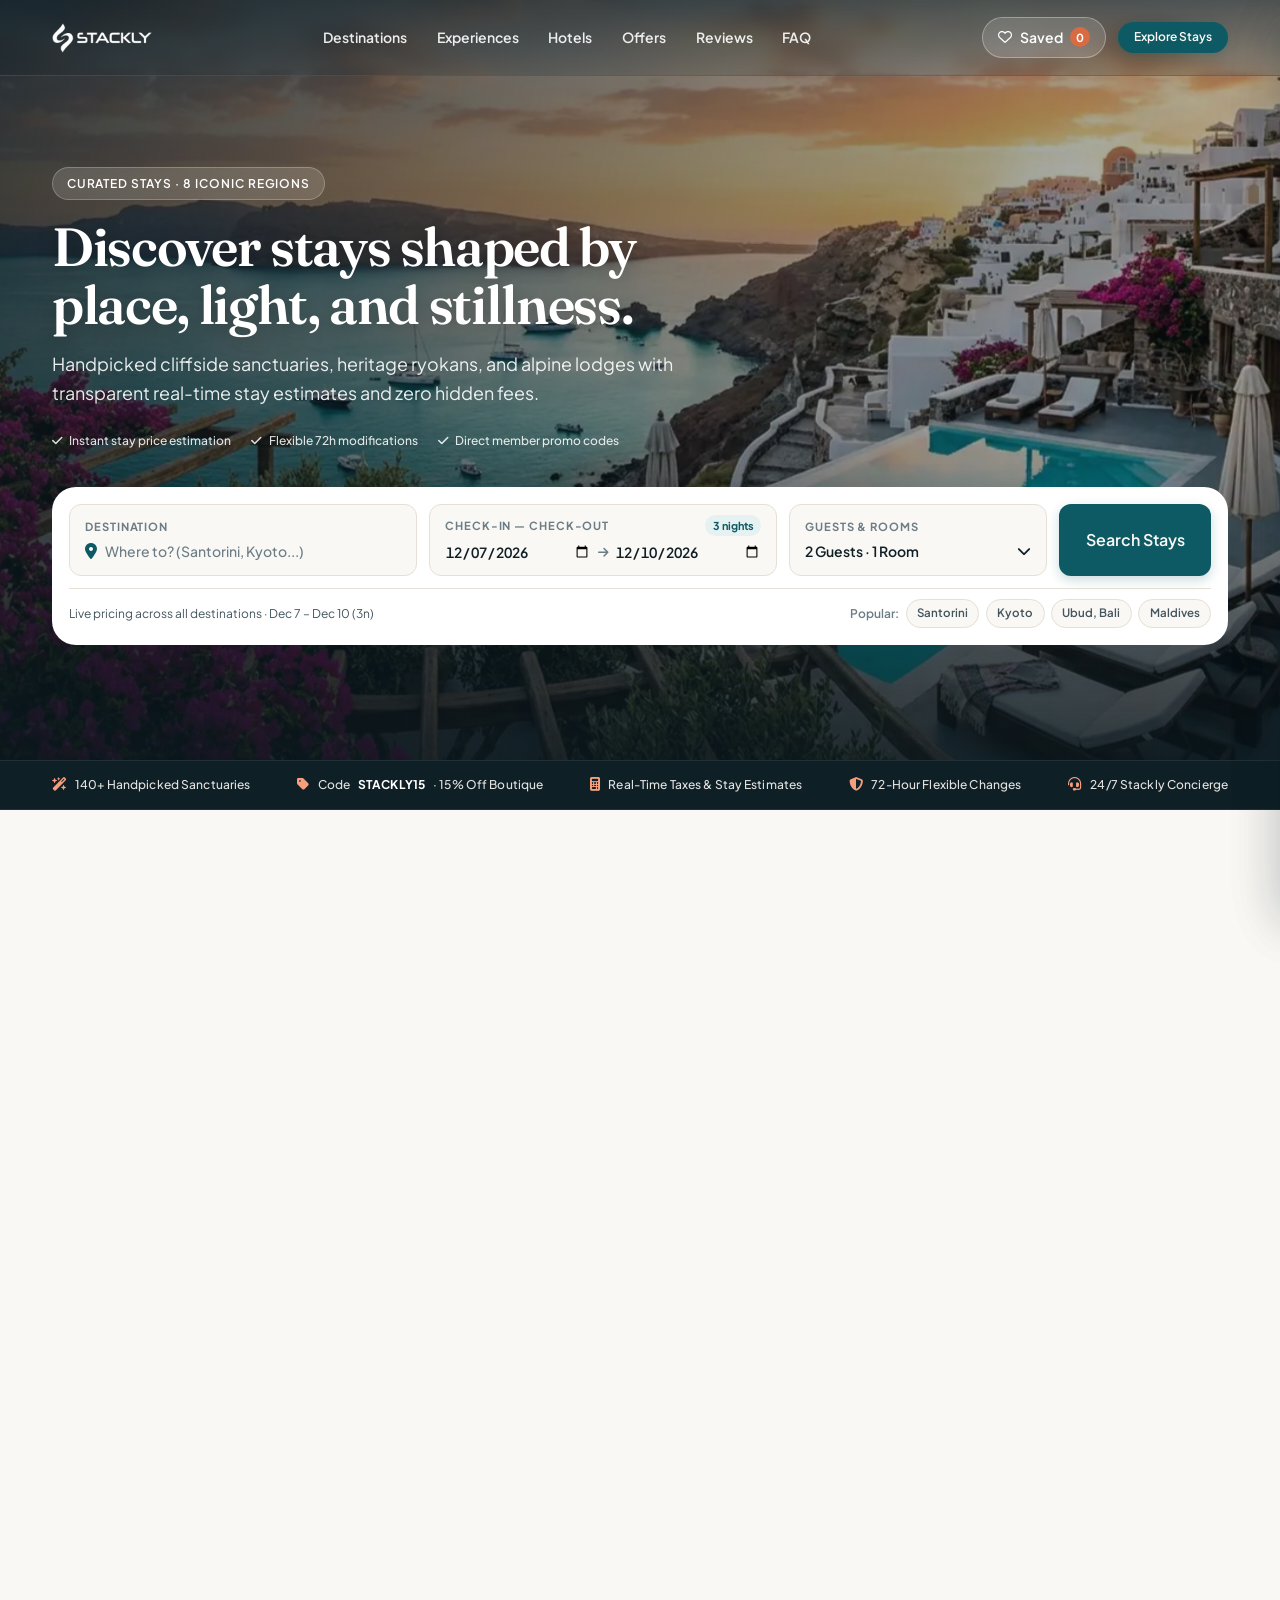
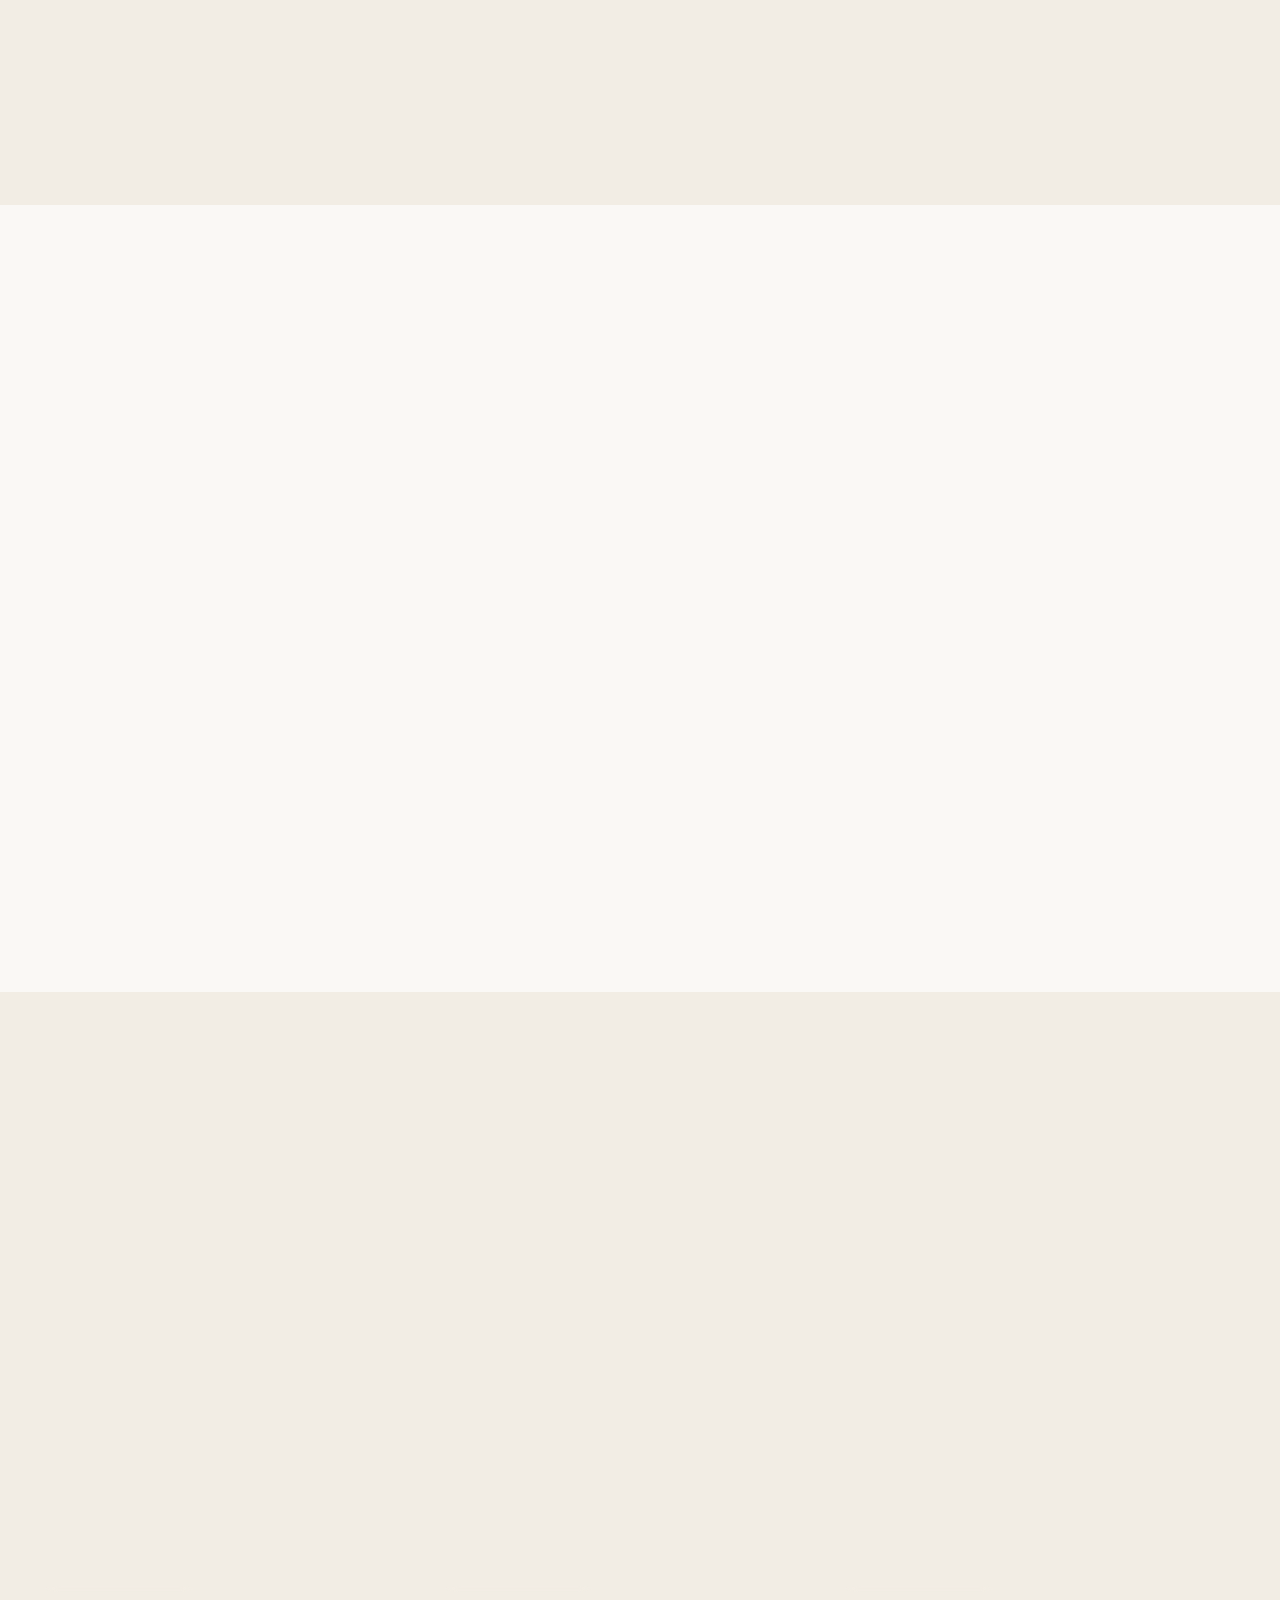
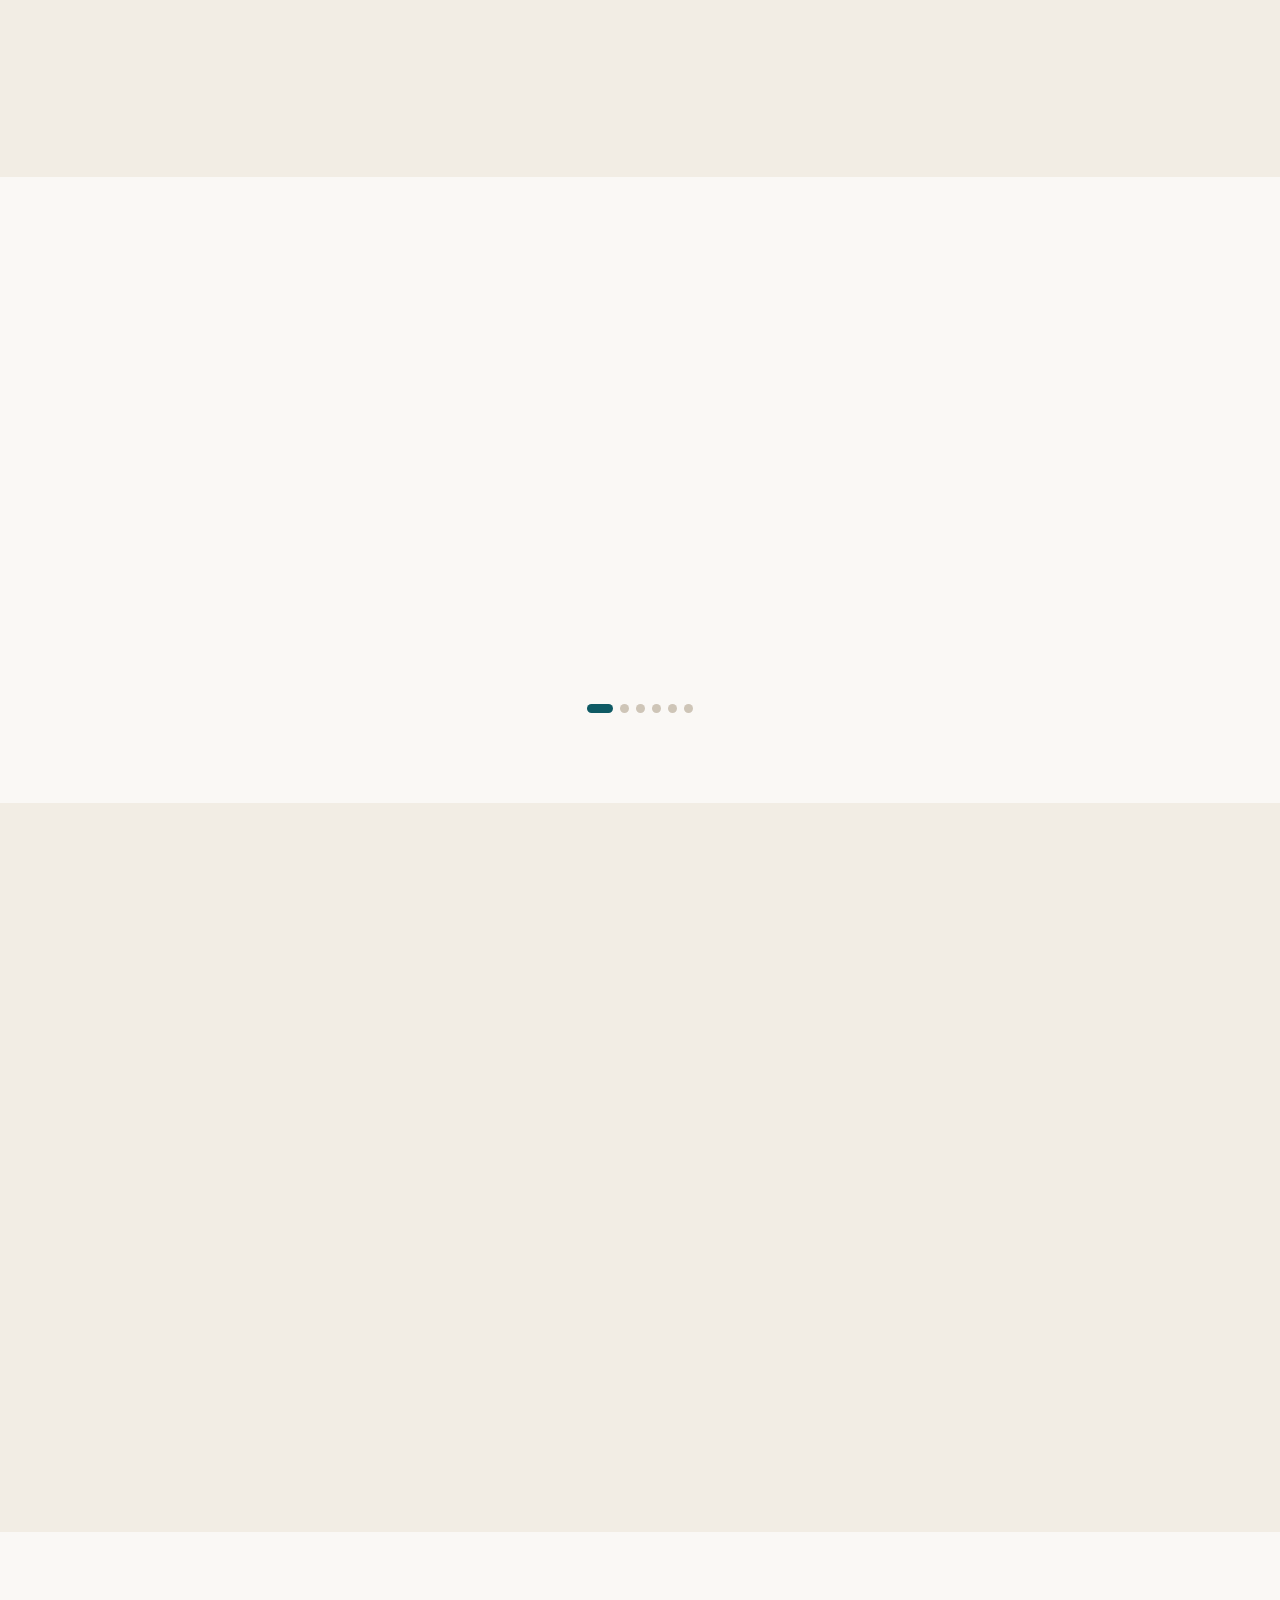
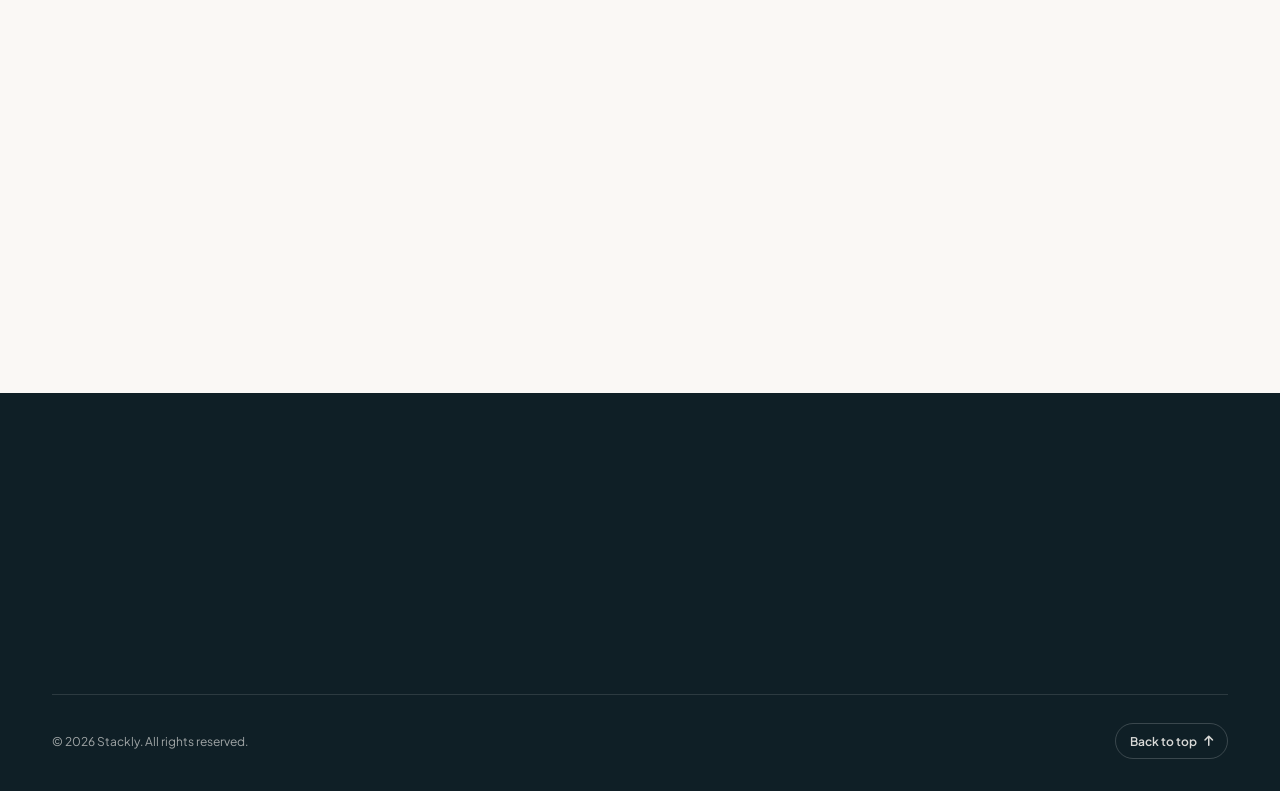
<file: index.html>
<!DOCTYPE html>
<html lang="en">
  <head>
    <meta charset="UTF-8" />
    <meta name="viewport" content="width=device-width, initial-scale=1.0" />
    <title>Stackly — Curated Travel &amp; Boutique Stays</title>
    <meta
      name="description"
      content="Discover handpicked coastal villas, heritage ryokans, and alpine chalets with live stay price estimation, instant promo savings, and saved wishlists."
    />

    <!-- Typography -->
    <link rel="preconnect" href="https://fonts.googleapis.com" />
    <link rel="preconnect" href="https://fonts.gstatic.com" crossorigin />
    <link
      href="https://fonts.googleapis.com/css2?family=Fraunces:opsz,wght@9..144,500;9..144,600;9..144,700&family=Plus+Jakarta+Sans:wght@400;500;600;700;800&display=swap"
      rel="stylesheet"
    />

    <!-- AOS (Animate On Scroll) -->
    <link rel="stylesheet" href="https://unpkg.com/aos@2.3.4/dist/aos.css" />

    <!-- Font Awesome Icons -->
    <link rel="stylesheet" href="https://cdnjs.cloudflare.com/ajax/libs/font-awesome/6.5.2/css/all.min.css" />

    <!-- Project Stylesheet -->
    <link rel="stylesheet" href="styles.css" />
  </head>
  <body>
    <div class="scroll-progress" id="scroll-progress" aria-hidden="true"></div>
    <a class="skip-link" href="#main-content">Skip to main content</a>

    <!-- ====================================================================
         1. HEADER & NAVIGATION
         ==================================================================== -->
    <header class="site-header" id="site-header">
      <div class="container header-inner">
        <a href="index.html" class="brand-logo" aria-label="Stackly Home">
          <img src="assets/logo.webp" alt="Stackly" class="brand-logo__img" />
        </a>

        <nav class="primary-nav" aria-label="Primary Navigation">
          <a href="#destinations" class="primary-nav__link">Destinations</a>
          <a href="#experiences" class="primary-nav__link">Experiences</a>
          <a href="#hotels" class="primary-nav__link">Hotels</a>
          <a href="#offers" class="primary-nav__link">Offers</a>
          <a href="#testimonials" class="primary-nav__link">Reviews</a>
          <a href="#faq" class="primary-nav__link">FAQ</a>
        </nav>

        <div class="header-actions">
          <button
            type="button"
            class="wishlist-trigger"
            data-open-wishlist
            aria-label="Open saved stays wishlist"
          >
            <i class="fa-regular fa-heart" aria-hidden="true"></i>
            <span>Saved</span>
            <span class="wishlist-badge wishlist-count-target">0</span>
          </button>

          <a href="404.html" class="btn btn--primary btn--sm header-cta-desktop">Explore Stays</a>

          <button
            type="button"
            class="nav-toggle"
            id="nav-toggle"
            aria-label="Open navigation menu"
            aria-expanded="false"
            aria-controls="mobile-nav"
          >
            <i class="fa-solid fa-bars" aria-hidden="true"></i>
          </button>
        </div>
      </div>
    </header>

    <!-- Mobile Navigation Drawer -->
    <div class="mobile-nav-backdrop" id="mobile-nav-backdrop"></div>
    <aside class="mobile-nav" id="mobile-nav" aria-label="Mobile Navigation" aria-hidden="true">
      <div class="mobile-nav__header">
        <a href="index.html" class="brand-logo" aria-label="Stackly Home">
          <img src="assets/logo.webp" alt="Stackly" class="brand-logo__img" />
        </a>
        <button type="button" class="search-clear-btn" id="mobile-nav-close" aria-label="Close navigation menu">
          <i class="fa-solid fa-xmark" aria-hidden="true"></i>
        </button>
      </div>

      <nav class="mobile-nav__links">
        <a href="#destinations" class="mobile-nav__link">Popular Destinations</a>
        <a href="#experiences" class="mobile-nav__link">Trip Experiences</a>
        <a href="#hotels" class="mobile-nav__link">Featured Hotels</a>
        <a href="#offers" class="mobile-nav__link">Special Offers</a>
        <a href="#gallery" class="mobile-nav__link">Visual Journal</a>
        <a href="#itineraries" class="mobile-nav__link">Multi-Day Itineraries</a>
        <a href="#why-us" class="mobile-nav__link">Why Choose Us</a>
        <a href="#seasons" class="mobile-nav__link">Seasonal Planner</a>
        <a href="#testimonials" class="mobile-nav__link">Guest Testimonials</a>
        <a href="#faq" class="mobile-nav__link">Traveler FAQ</a>
        <a href="#newsletter" class="mobile-nav__link">Newsletter</a>
      </nav>

      <div class="mobile-nav__footer">
        <button type="button" class="btn btn--outline" data-open-wishlist>
          Saved Wishlist (<span class="wishlist-count-target">0</span>)
        </button>
        <a href="404.html" class="btn btn--primary">Explore All Stays</a>
      </div>
    </aside>

    <main id="main-content">
      <!-- ==================================================================
           2. HERO SECTION WITH DESTINATION SEARCH
           ================================================================== -->
      <section class="hero" id="top">
        <div class="hero__media" aria-hidden="true">
          <img
            src="assets/hero-banner.webp"
            alt="Sunlit coastal cliffside boutique terrace overlooking a turquoise cove at golden hour"
            class="hero__img"
          />
          <div class="hero__scrim"></div>
        </div>

        <div class="container hero__content">
          <div class="hero__intro" data-aos="fade-up">
            <span class="hero__kicker">Curated Stays &middot; 8 Iconic Regions</span>
            <h1 class="hero__title">Discover stays shaped by place, light, and stillness.</h1>
            <p class="hero__subtitle">
              Handpicked cliffside sanctuaries, heritage ryokans, and alpine lodges with transparent real-time stay estimates and zero hidden fees.
            </p>
            <div class="hero__trust">
              <span class="hero__trust-item"><i class="fa-solid fa-check" aria-hidden="true"></i> Instant stay price estimation</span>
              <span class="hero__trust-item"><i class="fa-solid fa-check" aria-hidden="true"></i> Flexible 72h modifications</span>
              <span class="hero__trust-item"><i class="fa-solid fa-check" aria-hidden="true"></i> Direct member promo codes</span>
            </div>
          </div>

          <!-- Interactive Search Card -->
          <div class="search-card" data-aos="fade-up" data-aos-delay="100">
            <form class="search-form" id="hero-search-form" novalidate>
              <!-- Destination Field -->
              <div class="search-field" id="search-dest-field">
                <label class="search-field__label" for="search-destination">
                  <span>Destination</span>
                </label>
                <div class="search-field__input-wrap">
                  <i class="fa-solid fa-location-dot search-field__icon" aria-hidden="true"></i>
                  <input
                    type="text"
                    id="search-destination"
                    class="search-field__input"
                    placeholder="Where to? (Santorini, Kyoto...)"
                    autocomplete="off"
                    aria-label="Search destination"
                  />
                  <button
                    type="button"
                    class="search-clear-btn"
                    id="search-dest-clear"
                    aria-label="Clear destination"
                    hidden
                  >
                    <i class="fa-solid fa-xmark" aria-hidden="true"></i>
                  </button>
                </div>
                <div class="search-dropdown" id="destination-autocomplete" role="listbox" aria-label="Destination suggestions"></div>
              </div>

              <!-- Dates Field -->
              <div class="search-field" id="search-dates-field">
                <div class="search-field__label">
                  <span>Check-in &mdash; Check-out</span>
                  <span class="nights-pill tabular-nums" id="search-nights-badge">3 nights</span>
                </div>
                <div class="search-dates-row">
                  <input
                    type="date"
                    id="search-checkin"
                    class="search-field__input tabular-nums"
                    aria-label="Check-in date"
                    required
                  />
                  <span class="search-dates-sep" aria-hidden="true"><i class="fa-solid fa-arrow-right"></i></span>
                  <input
                    type="date"
                    id="search-checkout"
                    class="search-field__input tabular-nums"
                    aria-label="Check-out date"
                    required
                  />
                </div>
              </div>

              <!-- Guests & Rooms Field -->
              <div class="search-field" id="search-guest-field">
                <span class="search-field__label">Guests &amp; Rooms</span>
                <button
                  type="button"
                  class="guest-trigger"
                  id="guest-popover-trigger"
                  aria-expanded="false"
                  aria-controls="guest-popover"
                >
                  <span id="guest-summary-label">2 Guests &middot; 1 Room</span>
                  <i class="fa-solid fa-chevron-down" aria-hidden="true"></i>
                </button>

                <div class="guest-popover" id="guest-popover" role="dialog" aria-label="Select guests and rooms">
                  <div class="stepper-row">
                    <div>
                      <div class="stepper-row__title">Adults</div>
                      <div class="stepper-row__hint">Ages 13+</div>
                    </div>
                    <div class="stepper-controls">
                      <button type="button" class="stepper-btn" id="adults-dec" aria-label="Decrease adults"><i class="fa-solid fa-minus" aria-hidden="true"></i></button>
                      <span class="stepper-val tabular-nums" id="val-adults">2</span>
                      <button type="button" class="stepper-btn" id="adults-inc" aria-label="Increase adults"><i class="fa-solid fa-plus" aria-hidden="true"></i></button>
                    </div>
                  </div>

                  <div class="stepper-row">
                    <div>
                      <div class="stepper-row__title">Children</div>
                      <div class="stepper-row__hint">Ages 0&ndash;12</div>
                    </div>
                    <div class="stepper-controls">
                      <button type="button" class="stepper-btn" id="children-dec" aria-label="Decrease children"><i class="fa-solid fa-minus" aria-hidden="true"></i></button>
                      <span class="stepper-val tabular-nums" id="val-children">0</span>
                      <button type="button" class="stepper-btn" id="children-inc" aria-label="Increase children"><i class="fa-solid fa-plus" aria-hidden="true"></i></button>
                    </div>
                  </div>

                  <div class="stepper-row">
                    <div>
                      <div class="stepper-row__title">Rooms</div>
                      <div class="stepper-row__hint">Up to 4 guests each</div>
                    </div>
                    <div class="stepper-controls">
                      <button type="button" class="stepper-btn" id="rooms-dec" aria-label="Decrease rooms"><i class="fa-solid fa-minus" aria-hidden="true"></i></button>
                      <span class="stepper-val tabular-nums" id="val-rooms">1</span>
                      <button type="button" class="stepper-btn" id="rooms-inc" aria-label="Increase rooms"><i class="fa-solid fa-plus" aria-hidden="true"></i></button>
                    </div>
                  </div>

                  <p class="guest-popover__note" id="guest-capacity-note">
                    Up to 4 guests per room &middot; Children under 12 stay complimentary.
                  </p>
                  <div class="guest-popover__footer">
                    <button type="button" class="btn btn--primary btn--sm" id="guest-popover-done">Done</button>
                  </div>
                </div>
              </div>

              <!-- Submit -->
              <button type="submit" class="btn btn--primary search-submit-btn">
                Search Stays
              </button>
            </form>

            <div class="search-feedback">
              <div>
                <span class="search-error-msg" id="search-error-msg" role="alert"></span>
                <span class="search-summary-pill" id="search-summary-text">Live pricing across all destinations</span>
              </div>
              <div class="search-quick-tags">
                <span style="color: var(--color-ink-muted); font-weight: 600;">Popular:</span>
                <button type="button" class="quick-tag-btn" data-quick-dest="santorini">Santorini</button>
                <button type="button" class="quick-tag-btn" data-quick-dest="kyoto">Kyoto</button>
                <button type="button" class="quick-tag-btn" data-quick-dest="bali">Ubud, Bali</button>
                <button type="button" class="quick-tag-btn" data-quick-dest="maldives">Maldives</button>
              </div>
            </div>
          </div>
        </div>
      </section>

      <!-- Editorial Trust & Privileges Ribbon -->
      <div class="highlight-ribbon" aria-label="Platform highlights">
        <div class="container highlight-ribbon__inner">
          <span class="highlight-item" data-aos="fade-up" data-aos-delay="0"><i class="fa-solid fa-wand-magic-sparkles" aria-hidden="true"></i> 140+ Handpicked Sanctuaries</span>
          <span class="highlight-item" data-aos="fade-up" data-aos-delay="70"><i class="fa-solid fa-tag" aria-hidden="true"></i> Code <strong>STACKLY15</strong> &middot; 15% Off Boutique</span>
          <span class="highlight-item" data-aos="fade-up" data-aos-delay="140"><i class="fa-solid fa-calculator" aria-hidden="true"></i> Real-Time Taxes &amp; Stay Estimates</span>
          <span class="highlight-item" data-aos="fade-up" data-aos-delay="210"><i class="fa-solid fa-shield-halved" aria-hidden="true"></i> 72-Hour Flexible Changes</span>
          <span class="highlight-item" data-aos="fade-up" data-aos-delay="280"><i class="fa-solid fa-headset" aria-hidden="true"></i> 24/7 Stackly Concierge</span>
        </div>
      </div>

      <!-- ==================================================================
           3. POPULAR DESTINATIONS
           ================================================================== -->
      <section class="section" id="destinations">
        <div class="container">
          <div class="section__header" data-aos="fade-up">
            <div>
              <span class="section__eyebrow">01 &middot; Curated Regions</span>
              <h2 class="section__title">Popular Destinations</h2>
              <p class="section__subtitle">
                Explore eight architectural landscapes chosen for seasonal light, walkability, and restorative local culture.
              </p>
            </div>
            <div class="filter-pills" id="destination-vibe-filters" role="group" aria-label="Filter destinations by vibe">
              <button type="button" class="filter-pill is-active" data-vibe-filter="All">All Regions</button>
              <button type="button" class="filter-pill" data-vibe-filter="Coastal">Coastal</button>
              <button type="button" class="filter-pill" data-vibe-filter="Cultural">Cultural</button>
              <button type="button" class="filter-pill" data-vibe-filter="Island">Island</button>
              <button type="button" class="filter-pill" data-vibe-filter="Alpine">Alpine</button>
              <button type="button" class="filter-pill" data-vibe-filter="Desert">Desert</button>
            </div>
          </div>

          <div class="destinations-grid" id="destinations-grid"></div>
        </div>
      </section>

      <!-- ==================================================================
           3B. CURATED TRAVEL EXPERIENCES (INTERACTIVE TABBED SHOWCASE)
           ================================================================== -->
      <section class="section section--tinted" id="experiences">
        <div class="container">
          <div class="section__header" data-aos="fade-up">
            <div>
              <span class="section__eyebrow">02 &middot; Signature Journeys</span>
              <h2 class="section__title">Curated Travel Experiences</h2>
              <p class="section__subtitle">
                Choose a travel mood to explore signature architectural stays and filter matching properties with one click.
              </p>
            </div>
            <div class="experience-tabs" id="experience-tabs" role="tablist" aria-label="Travel experience moods"></div>
          </div>

          <div id="experience-panel" data-aos="zoom-in-up" data-aos-delay="80"></div>
        </div>
      </section>

      <!-- ==================================================================
           4. FEATURED HOTELS (FILTER, SORT, WISHLIST & LIVE ESTIMATION)
           ================================================================== -->
      <section class="section" id="hotels">
        <div class="container">
          <div class="section__header" data-aos="fade-up">
            <div>
              <span class="section__eyebrow">03 &middot; Handpicked Collection</span>
              <h2 class="section__title">Featured Hotels &amp; Stays</h2>
              <p class="section__subtitle">
                Filter by nightly rate, guest score, or stay style. Every card displays a live total estimate for your dates and rooms.
              </p>
            </div>
            <div class="filter-pills" id="hotel-category-filters" role="group" aria-label="Filter hotels by property style">
              <button type="button" class="filter-pill is-active" data-hotel-category="All">All Styles</button>
              <button type="button" class="filter-pill" data-hotel-category="Boutique">Boutique</button>
              <button type="button" class="filter-pill" data-hotel-category="Heritage">Heritage</button>
              <button type="button" class="filter-pill" data-hotel-category="Resort">Resort</button>
              <button type="button" class="filter-pill" data-hotel-category="Alpine Chalet">Alpine Chalet</button>
              <button type="button" class="filter-pill" data-hotel-category="Overwater Villa">Overwater Villa</button>
            </div>
          </div>

          <!-- Filter & Sort Toolbar -->
          <div class="hotels-toolbar" data-aos="fade-up" data-aos-delay="50">
            <div class="hotels-toolbar__top">
              <div class="toolbar-group">
                <label class="toolbar-label" for="hotel-destination-filter">Destination</label>
                <select id="hotel-destination-filter" class="toolbar-select"></select>
              </div>

              <div class="toolbar-group">
                <label class="toolbar-label" for="hotel-price-filter">
                  <span>Max Nightly Rate</span>
                  <span id="hotel-price-value" class="tabular-nums">Up to $950 (All)</span>
                </label>
                <div class="toolbar-range-wrap">
                  <input
                    type="range"
                    id="hotel-price-filter"
                    class="toolbar-range"
                    min="150"
                    max="950"
                    step="25"
                    value="950"
                  />
                </div>
              </div>

              <div class="toolbar-group">
                <label class="toolbar-label" for="hotel-rating-filter">Minimum Rating</label>
                <select id="hotel-rating-filter" class="toolbar-select">
                  <option value="0">Any Guest Rating</option>
                  <option value="4.5">4.5+ Very Good</option>
                  <option value="4.7">4.7+ Exceptional</option>
                  <option value="4.85">4.85+ Top 1%</option>
                </select>
              </div>

              <div class="toolbar-group">
                <label class="toolbar-label" for="hotel-sort">Sort Stays</label>
                <select id="hotel-sort" class="toolbar-select">
                  <option value="recommended">Recommended</option>
                  <option value="price-asc">Price: Low to High</option>
                  <option value="price-desc">Price: High to Low</option>
                  <option value="rating-desc">Guest Rating: Highest</option>
                  <option value="reviews-desc">Most Reviewed</option>
                </select>
              </div>
            </div>

            <div class="hotels-toolbar__bottom">
              <div class="results-meta">
                <span id="hotels-results-count">Showing 12 of 12 curated stays</span>
                <span id="active-promo-container"></span>
              </div>
              <button type="button" class="btn btn--outline btn--sm" id="hotels-reset-btn">
                Reset Filters
              </button>
            </div>
          </div>

          <div class="hotels-grid" id="hotels-grid"></div>
        </div>
      </section>

      <!-- ==================================================================
           5. SPECIAL OFFERS & PROMO CODES
           ================================================================== -->
      <section class="section section--tinted" id="offers">
        <div class="container">
          <div class="section__header" data-aos="fade-up">
            <div>
              <span class="section__eyebrow">04 &middot; Seasonal Privileges</span>
              <h2 class="section__title">Special Offers &amp; Promo Codes</h2>
              <p class="section__subtitle">
                Copy any code to your clipboard or apply it directly to recalculate live booking estimates across all hotels.
              </p>
            </div>
          </div>

          <div class="offers-grid" id="offers-grid"></div>
        </div>
      </section>

      <!-- ==================================================================
           5B. VISUAL JOURNAL / MOMENTS FROM OUR STAYS (BENTO GALLERY)
           ================================================================== -->
      <section class="section" id="gallery">
        <div class="container">
          <div class="section__header" data-aos="fade-up">
            <div>
              <span class="section__eyebrow">05 &middot; Visual Journal</span>
              <h2 class="section__title">Moments From Our Stays</h2>
              <p class="section__subtitle">
                Click any postcard scene to jump directly to curated properties in that region.
              </p>
            </div>
          </div>

          <div class="bento-gallery">
            <button type="button" class="bento-item bento-item--tall" data-gallery-dest="santorini" data-aos="fade-right" data-aos-delay="0">
              <img src="assets/oia-limestone.webp" alt="Oia cliffside plunge pool overlooking Santorini caldera" class="bento-item__img" loading="lazy" />
              <div class="bento-item__overlay">
                <span class="bento-item__tag">Greece &middot; Cliffside</span>
                <span class="bento-item__title">Morning Light Over Oia</span>
                <span class="bento-item__cta">Explore Santorini stays <i class="fa-solid fa-arrow-right" aria-hidden="true"></i></span>
              </div>
            </button>

            <button type="button" class="bento-item bento-item--wide" data-gallery-dest="bali" data-aos="fade-left" data-aos-delay="80">
              <img src="assets/ayung-sanctuary.webp" alt="Jungle infinity pool overlooking misty Bali valley" class="bento-item__img" loading="lazy" />
              <div class="bento-item__overlay">
                <span class="bento-item__tag">Indonesia &middot; Canopy</span>
                <span class="bento-item__title">Ayung Valley Infinity Horizon</span>
                <span class="bento-item__cta">Explore Ubud, Bali stays <i class="fa-solid fa-arrow-right" aria-hidden="true"></i></span>
              </div>
            </button>

            <button type="button" class="bento-item" data-gallery-dest="kyoto" data-aos="zoom-in" data-aos-delay="120">
              <img src="assets/arashiyama-inn.webp" alt="Japanese tatami veranda overlooking bamboo garden in Kyoto" class="bento-item__img" loading="lazy" />
              <div class="bento-item__overlay">
                <span class="bento-item__tag">Japan &middot; Heritage</span>
                <span class="bento-item__title">Arashiyama Tea Rituals</span>
                <span class="bento-item__cta">Explore Kyoto stays <i class="fa-solid fa-arrow-right" aria-hidden="true"></i></span>
              </div>
            </button>

            <button type="button" class="bento-item" data-gallery-dest="reykjavik" data-aos="zoom-in" data-aos-delay="180">
              <img src="assets/nordic-basalt.webp" alt="Steaming geothermal lagoon and lava rocks in Iceland" class="bento-item__img" loading="lazy" />
              <div class="bento-item__overlay">
                <span class="bento-item__tag">Iceland &middot; Thermal</span>
                <span class="bento-item__title">Basalt Mineral Springs</span>
                <span class="bento-item__cta">Explore Iceland stays <i class="fa-solid fa-arrow-right" aria-hidden="true"></i></span>
              </div>
            </button>

            <button type="button" class="bento-item bento-item--wide" data-gallery-dest="maldives" data-aos="fade-up" data-aos-delay="220">
              <img src="assets/atoll-villas.webp" alt="Overwater boardwalk and lagoon villas in Maldives" class="bento-item__img" loading="lazy" />
              <div class="bento-item__overlay">
                <span class="bento-item__tag">Maldives &middot; Biosphere Reef</span>
                <span class="bento-item__title">Curved Lagoon Boardwalks</span>
                <span class="bento-item__cta">Explore Baa Atoll stays <i class="fa-solid fa-arrow-right" aria-hidden="true"></i></span>
              </div>
            </button>
          </div>
        </div>
      </section>

      <!-- ==================================================================
           5C. SIGNATURE MULTI-DAY ITINERARIES (INTERACTIVE PACKAGES)
           ================================================================== -->
      <section class="section section--tinted" id="itineraries">
        <div class="container">
          <div class="section__header" data-aos="fade-up">
            <div>
              <span class="section__eyebrow">06 &middot; Curated Loops</span>
              <h2 class="section__title">Signature Multi-Day Itineraries</h2>
              <p class="section__subtitle">
                Thoughtfully paced 4-to-6 day journeys pairing iconic boutique stays with private transfers and local excursions.
              </p>
            </div>
          </div>

          <div class="itineraries-grid" id="itineraries-grid"></div>
        </div>
      </section>

      <!-- ==================================================================
           6. WHY CHOOSE US
           ================================================================== -->
      <section class="section" id="why-us">
        <div class="container">
          <div class="section__header" data-aos="fade-up">
            <div>
              <span class="section__eyebrow">07 &middot; The Stackly Standard</span>
              <h2 class="section__title">Why Travelers Choose Us</h2>
              <p class="section__subtitle">
                Designed around clarity and architectural soul—no cluttered aggregators, hidden resort surcharges, or guesswork.
              </p>
            </div>
          </div>

          <div class="benefits-grid">
            <article class="benefit-card" data-aos="zoom-in-up" data-aos-delay="0">
              <div class="benefit-card__icon" aria-hidden="true">
                <i class="fa-solid fa-layer-group"></i>
              </div>
              <h3 class="benefit-card__title">Vetted Architectural Character</h3>
              <p class="benefit-card__text">
                Every stay is evaluated in person for natural light, material craft, quiet acoustics, and authentic regional hospitality.
              </p>
            </article>

            <article class="benefit-card" data-aos="zoom-in-up" data-aos-delay="90">
              <div class="benefit-card__icon" aria-hidden="true">
                <i class="fa-regular fa-credit-card"></i>
              </div>
              <h3 class="benefit-card__title">Upfront Price Estimation</h3>
              <p class="benefit-card__text">
                Nightly rates, occupancy adjustments, local taxes, and promotional discounts update live before you ever enter guest details.
              </p>
            </article>

            <article class="benefit-card" data-aos="zoom-in-up" data-aos-delay="180">
              <div class="benefit-card__icon" aria-hidden="true">
                <i class="fa-regular fa-clock"></i>
              </div>
              <h3 class="benefit-card__title">Flexible 72-Hour Changes</h3>
              <p class="benefit-card__text">
                Plans shift. Modify travel dates or room counts effortlessly up to 72 hours before check-in across most properties.
              </p>
            </article>

            <article class="benefit-card" data-aos="zoom-in-up" data-aos-delay="270">
              <div class="benefit-card__icon" aria-hidden="true">
                <i class="fa-regular fa-comments"></i>
              </div>
              <h3 class="benefit-card__title">24/7 Local Concierge</h3>
              <p class="benefit-card__text">
                Reach regional specialists in Santorini, Kyoto, Positano, and beyond for private transfers, dining tables, and boat charters.
              </p>
            </article>
          </div>

          <div class="stats-strip" data-aos="fade-up" data-aos-delay="100">
            <div class="stat-item" data-aos="fade-up" data-aos-delay="0">
              <span class="stat-item__value tabular-nums">140+</span>
              <span class="stat-item__label">Vetted Boutique Properties</span>
            </div>
            <div class="stat-item" data-aos="fade-up" data-aos-delay="80">
              <span class="stat-item__value tabular-nums">4.88 / 5</span>
              <span class="stat-item__label">Verified Average Guest Score</span>
            </div>
            <div class="stat-item" data-aos="fade-up" data-aos-delay="160">
              <span class="stat-item__value tabular-nums">0%</span>
              <span class="stat-item__label">Hidden Booking Commissions</span>
            </div>
            <div class="stat-item" data-aos="fade-up" data-aos-delay="240">
              <span class="stat-item__value tabular-nums">24/7</span>
              <span class="stat-item__label">On-Trip Regional Concierge</span>
            </div>
          </div>
        </div>
      </section>

      <!-- ==================================================================
           6B. BEST TIME TO VISIT · INTERACTIVE SEASONAL PLANNER
           ================================================================== -->
      <section class="section section--tinted" id="seasons">
        <div class="container">
          <div class="section__header" data-aos="fade-up">
            <div>
              <span class="section__eyebrow">08 &middot; Climate &amp; Timing</span>
              <h2 class="section__title">Best Time to Visit</h2>
              <p class="section__subtitle">
                Switch seasons to compare regional temperatures, crowd rhythms, and seasonal highlights before locking dates.
              </p>
            </div>
            <div class="season-tabs" id="season-tabs" role="tablist" aria-label="Travel seasons"></div>
          </div>

          <div id="season-panel" data-aos="fade-up" data-aos-delay="70"></div>
        </div>
      </section>

      <!-- ==================================================================
           7. CUSTOMER TESTIMONIALS SLIDER
           ================================================================== -->
      <section class="section" id="testimonials">
        <div class="container">
          <div class="section__header" data-aos="fade-up">
            <div>
              <span class="section__eyebrow">09 &middot; Traveler Stories</span>
              <h2 class="section__title">Guest Testimonials</h2>
              <p class="section__subtitle">
                Verified perspectives from travelers who explored our collection across eight countries.
              </p>
            </div>
            <div class="testimonials-controls">
              <button type="button" class="slider-arrow-btn" id="slider-prev" aria-label="Previous testimonials">
                <i class="fa-solid fa-chevron-left" aria-hidden="true"></i>
              </button>
              <button type="button" class="slider-arrow-btn" id="slider-next" aria-label="Next testimonials">
                <i class="fa-solid fa-chevron-right" aria-hidden="true"></i>
              </button>
            </div>
          </div>

          <div class="testimonials-viewport" id="testimonials-viewport" data-aos="zoom-in-up" data-aos-delay="80">
            <div class="testimonials-track" id="testimonials-track"></div>
          </div>
          <div class="slider-dots" id="slider-dots" role="tablist" aria-label="Testimonial slides"></div>
        </div>
      </section>

      <!-- ==================================================================
           7B. FREQUENTLY ASKED QUESTIONS (INTERACTIVE ACCORDION)
           ================================================================== -->
      <section class="section section--tinted" id="faq">
        <div class="container">
          <div class="faq-layout">
            <div data-aos="fade-right">
              <span class="section__eyebrow">10 &middot; Planning Clarity</span>
              <h2 class="section__title">Frequently Asked Questions</h2>
              <p class="section__subtitle">
                Everything to know about our live stay estimator, LocalStorage trip saving, promo codes, and flexible reservations.
              </p>
              <div class="faq-concierge-card">
                <strong style="display: block; font-size: var(--text-base); margin-bottom: 0.3rem;">Need tailored itinerary help?</strong>
                <p style="font-size: var(--text-sm); color: var(--color-ink-secondary); margin-bottom: 0.85rem;">
                  Our regional specialists assist with multi-stop island hops, private transfers, and group villa buyouts.
                </p>
                <a href="#hotels" class="btn btn--outline btn--sm">Estimate Your Stay <i class="fa-solid fa-arrow-right" aria-hidden="true"></i></a>
              </div>
            </div>

            <div class="faq-accordion" id="faq-accordion" data-aos="fade-left" data-aos-delay="90"></div>
          </div>
        </div>
      </section>

      <!-- ==================================================================
           8. NEWSLETTER SUBSCRIPTION
           ================================================================== -->
      <section class="section" id="newsletter">
        <div class="container">
          <div class="newsletter-box" data-aos="zoom-in-up">
            <div data-aos="fade-right" data-aos-delay="80">
              <span class="section__eyebrow" style="color: #9EE2EC;">Private Dispatches</span>
              <h2 class="newsletter-box__title">Unlock seasonal rates &amp; new sanctuary openings.</h2>
              <p class="newsletter-box__text">
                Join 42,000+ thoughtful travelers receiving one curated monthly dispatch and instant access to member coupon codes.
              </p>
            </div>

            <form class="newsletter-form" id="newsletter-form" data-aos="fade-left" data-aos-delay="140" novalidate>
              <div class="newsletter-input-group" id="newsletter-input-group">
                <label for="newsletter-email" class="sr-only">Email address</label>
                <input
                  type="email"
                  id="newsletter-email"
                  class="newsletter-input"
                  placeholder="Enter your email address"
                  autocomplete="email"
                  required
                />
                <button type="submit" class="btn btn--accent">Subscribe</button>
              </div>
              <label class="newsletter-consent">
                <input type="checkbox" id="newsletter-consent" checked />
                <span>Send me monthly stay curations &amp; member offers. Unsubscribe anytime.</span>
              </label>
              <p class="newsletter-status" id="newsletter-status" aria-live="polite"></p>
            </form>
          </div>
        </div>
      </section>
    </main>

    <!-- ====================================================================
         9. FOOTER
         ==================================================================== -->
    <footer class="site-footer" id="site-footer">
      <div class="container">
        <div class="footer-grid">
          <div data-aos="fade-up" data-aos-delay="0">
            <a href="index.html" class="brand-logo" aria-label="Stackly Home">
              <img src="assets/logo.webp" alt="Stackly" class="brand-logo__img" />
            </a>
            <p class="footer-brand__desc">
              A curated travel booking platform connecting discerning guests with boutique coastal sanctuaries, historic riads, and alpine lodges.
            </p>
            <div class="footer-socials" aria-label="Social Media">
              <a href="404.html" class="footer-social-btn" aria-label="Instagram">
                <i class="fa-brands fa-instagram" aria-hidden="true"></i>
              </a>
              <a href="404.html" class="footer-social-btn" aria-label="X / Twitter">
                <i class="fa-brands fa-x-twitter" aria-hidden="true"></i>
              </a>
              <a href="404.html" class="footer-social-btn" aria-label="Journal">
                <i class="fa-solid fa-book-open" aria-hidden="true"></i>
              </a>
            </div>
          </div>

          <div data-aos="fade-up" data-aos-delay="80">
            <h3 class="footer-col__title">Explore</h3>
            <ul class="footer-links">
              <li><a href="#destinations">Popular Destinations</a></li>
              <li><a href="#hotels">Featured Hotels</a></li>
              <li><a href="#offers">Special Offers</a></li>
              <li><a href="#why-us">Why Choose Us</a></li>
            </ul>
          </div>

          <div data-aos="fade-up" data-aos-delay="160">
            <h3 class="footer-col__title">Traveler Tools</h3>
            <ul class="footer-links">
              <li><a href="404.html">Saved Wishlist (<span class="wishlist-count-target">0</span>)</a></li>
              <li><a href="404.html">Live Price Estimator</a></li>
              <li><a href="404.html">Promo Code Directory</a></li>
              <li><a href="404.html">Verified Guest Reviews</a></li>
            </ul>
          </div>

          <div data-aos="fade-up" data-aos-delay="240">
            <h3 class="footer-col__title">Concierge Desk</h3>
            <ul class="footer-links">
              <li><a href="404.html" class="footer-contact-link"><i class="fa-regular fa-envelope" aria-hidden="true"></i> concierge@stacklystays.com</a></li>
              <li><a href="404.html" class="footer-contact-link"><i class="fa-solid fa-phone" aria-hidden="true"></i> +91 98765 43210</a></li>
              <li><a href="404.html" class="footer-contact-link"><i class="fa-regular fa-clock" aria-hidden="true"></i> Mon&ndash;Sun &middot; 24/7 Regional Desk</a></li>
              <li><a href="404.html" class="footer-contact-link"><i class="fa-solid fa-location-dot" aria-hidden="true"></i> Stackly, Tamil Nadu</a></li>
            </ul>
          </div>
        </div>

        <div class="footer-bottom">
          <span>&copy; 2026 Stackly. All rights reserved.</span>
          <a href="#top" class="back-to-top">Back to top <i class="fa-solid fa-arrow-up" aria-hidden="true"></i></a>
        </div>
      </div>
    </footer>

    <!-- ====================================================================
         WISHLIST SLIDE-OVER DRAWER
         ==================================================================== -->
    <div class="drawer-backdrop" id="wishlist-drawer-backdrop"></div>
    <aside
      class="wishlist-drawer"
      id="wishlist-drawer"
      role="dialog"
      aria-modal="true"
      aria-label="Saved Stays Wishlist"
      aria-hidden="true"
    >
      <div class="drawer__header">
        <h2 class="drawer__title">My Saved Trips</h2>
        <button type="button" class="search-clear-btn" id="wishlist-close-btn" aria-label="Close wishlist">
          <i class="fa-solid fa-xmark" aria-hidden="true"></i>
        </button>
      </div>
      <div class="drawer-tabs" role="tablist" aria-label="Saved trip tabs">
        <button type="button" class="drawer-tab-btn is-active" id="drawer-tab-wishlist" role="tab" aria-selected="true">
          Saved Stays (<span class="wishlist-count-target">0</span>)
        </button>
        <button type="button" class="drawer-tab-btn" id="drawer-tab-quotes" role="tab" aria-selected="false">
          Saved Quotes (<span id="drawer-quotes-count">0</span>)
        </button>
      </div>
      <div class="drawer__body" id="wishlist-drawer-body"></div>
      <div class="drawer__footer">
        <button type="button" class="btn btn--ghost btn--sm" id="wishlist-clear-btn">Clear All</button>
        <a href="404.html" class="btn btn--primary btn--sm" id="wishlist-explore-btn">Explore More Stays</a>
      </div>
    </aside>

    <!-- ====================================================================
         BOOKING PRICE ESTIMATOR MODAL
         ==================================================================== -->
    <div
      class="modal-backdrop"
      id="estimator-backdrop"
      role="dialog"
      aria-modal="true"
      aria-labelledby="est-hotel-title"
      aria-hidden="true"
    >
      <div class="estimator-modal">
        <div class="estimator-header">
          <div class="estimator-hotel-preview">
            <img src="assets/hero-banner.webp" alt="" class="estimator-hotel-thumb" id="est-hotel-thumb" />
            <div>
              <h2 id="est-hotel-title" style="font-family: var(--font-display); font-size: 1.35rem;">Hotel Name</h2>
              <p id="est-hotel-location" style="font-size: var(--text-xs); color: var(--color-ink-muted);"></p>
            </div>
          </div>
          <button type="button" class="search-clear-btn" id="estimator-close-btn" aria-label="Close price estimator">
            <i class="fa-solid fa-xmark" aria-hidden="true"></i>
          </button>
        </div>

        <div class="estimator-grid">
          <div class="estimator-field">
            <label for="est-checkin">Check-in</label>
            <input type="date" id="est-checkin" class="tabular-nums" />
          </div>
          <div class="estimator-field">
            <label for="est-checkout">Check-out</label>
            <input type="date" id="est-checkout" class="tabular-nums" />
          </div>
          <div class="estimator-field">
            <label for="est-rooms">Rooms</label>
            <select id="est-rooms">
              <option value="1">1 Room</option>
              <option value="2">2 Rooms</option>
              <option value="3">3 Rooms</option>
              <option value="4">4 Rooms</option>
              <option value="5">5 Rooms</option>
            </select>
          </div>
          <div class="estimator-field" style="display: grid; grid-template-columns: 1fr 1fr; gap: 0.6rem;">
            <div class="estimator-field">
              <label for="est-adults">Adults</label>
              <select id="est-adults">
                <option value="1">1 Adult</option>
                <option value="2">2 Adults</option>
                <option value="3">3 Adults</option>
                <option value="4">4 Adults</option>
                <option value="5">5 Adults</option>
                <option value="6">6 Adults</option>
              </select>
            </div>
            <div class="estimator-field">
              <label for="est-children">Children</label>
              <select id="est-children">
                <option value="0">0 Children</option>
                <option value="1">1 Child</option>
                <option value="2">2 Children</option>
                <option value="3">3 Children</option>
                <option value="4">4 Children</option>
              </select>
            </div>
          </div>
        </div>

        <p id="est-date-error" style="color: var(--color-error); font-size: var(--text-xs); font-weight: 600; margin-top: 0.6rem;" hidden></p>

        <div class="estimator-addons">
          <div class="estimator-addons__title">Curated Stay Add-Ons</div>
          <div class="addon-options">
            <label class="addon-option">
              <input type="checkbox" class="est-addon-checkbox" data-price="45" data-mode="flat" />
              <span><strong>Private Transfer</strong><br />+$45 flat</span>
            </label>
            <label class="addon-option">
              <input type="checkbox" class="est-addon-checkbox" data-price="28" data-mode="per-guest-night" />
              <span><strong>Chef Breakfast</strong><br />+$28 / guest / night</span>
            </label>
            <label class="addon-option">
              <input type="checkbox" class="est-addon-checkbox" data-price="95" data-mode="flat" />
              <span><strong>Thermal Spa Pass</strong><br />+$95 flat</span>
            </label>
          </div>
        </div>

        <div class="estimator-promo-row">
          <input type="text" id="est-promo-input" placeholder="Promo code (e.g. EARLYBIRD20)" aria-label="Promo code" />
          <button type="button" class="btn btn--outline btn--sm" id="est-apply-promo-btn">Apply Code</button>
        </div>
        <p id="est-promo-note" style="font-size: 0.74rem; margin-top: 0.4rem; color: var(--color-ink-muted);"></p>

        <div class="estimator-breakdown" id="est-breakdown"></div>

        <div class="estimator-footer">
          <span style="font-size: var(--text-xs); color: var(--color-ink-muted);">
            Instant quote saved locally &middot; Zero obligation
          </span>
          <button type="button" class="btn btn--primary" id="est-save-quote-btn">
            Save Quote &amp; Hold Rate
          </button>
        </div>
      </div>
    </div>

    <!-- Toast Notifications -->
    <div class="toast-container" id="toast-container" aria-live="polite"></div>

    <!-- AOS Library + App Scripts -->
    <script src="https://unpkg.com/aos@2.3.4/dist/aos.js" defer></script>
    <script src="data.js" defer></script>
    <script src="app.js" defer></script>
  </body>
</html>
</file>
<file: styles.css>
/* ==========================================================================
   Meridian — Design Tokens & CSS Variables
   ========================================================================== */

:root {
  /* Color Palette — Warm Editorial Coastal Luxury */
  --color-bg: #FAF8F5;
  --color-surface: #FFFFFF;
  --color-surface-alt: #F2EDE4;
  --color-surface-tinted: #EAF2F3;

  --color-ink: #0F1F26;
  --color-ink-secondary: #43555E;
  --color-ink-muted: #6C7D85;
  --color-ink-inverse: #FAF8F5;

  --color-primary: #0E5A64;
  --color-primary-hover: #09424A;
  --color-primary-light: #E6F1F2;

  --color-accent: #D96B43;
  --color-accent-hover: #BF5630;
  --color-accent-light: #FDF0EB;

  --color-gold: #E09B24;
  --color-success: #1B7A52;
  --color-success-bg: #E7F5EE;
  --color-error: #C63B38;
  --color-error-bg: #FCECEB;

  --color-border: #E5DFD5;
  --color-border-strong: #CEC5B7;

  /* Typography */
  --font-display: 'Fraunces', Georgia, 'Times New Roman', serif;
  --font-sans: 'Plus Jakarta Sans', system-ui, -apple-system, BlinkMacSystemFont, 'Segoe UI', sans-serif;

  /* Type Scale */
  --text-xs: 0.75rem;      /* 12px */
  --text-sm: 0.875rem;     /* 14px */
  --text-base: 1rem;       /* 16px */
  --text-lg: 1.125rem;     /* 18px */
  --text-xl: 1.25rem;      /* 20px */
  --text-2xl: 1.5rem;      /* 24px */
  --text-3xl: clamp(1.75rem, 2.5vw, 2.35rem);
  --text-4xl: clamp(2.25rem, 4.2vw, 3.6rem);

  /* Spacing & Layout */
  --container-max: 1240px;
  --container-pad: clamp(1rem, 3vw, 2rem);
  --section-pad: clamp(3.75rem, 7vw, 6.25rem);
  --header-height: 76px;

  /* Border Radius */
  --radius-sm: 8px;
  --radius-md: 12px;
  --radius-lg: 18px;
  --radius-xl: 24px;
  --radius-pill: 9999px;

  /* Shadows */
  --shadow-xs: 0 1px 2px rgba(15, 31, 38, 0.05);
  --shadow-sm: 0 4px 14px rgba(15, 31, 38, 0.06);
  --shadow-md: 0 10px 30px rgba(15, 31, 38, 0.09);
  --shadow-lg: 0 22px 50px rgba(15, 31, 38, 0.14);
  --shadow-focus: 0 0 0 3px rgba(14, 90, 100, 0.22);

  /* Transitions */
  --ease-out: cubic-bezier(0.22, 1, 0.36, 1);
  --transition-fast: 180ms var(--ease-out);
  --transition-base: 280ms var(--ease-out);
  --transition-slow: 450ms var(--ease-out);

  /* Z-Index Layers */
  --z-sticky: 40;
  --z-header: 60;
  --z-popover: 80;
  --z-drawer: 100;
  --z-modal: 120;
  --z-toast: 140;
}


/* ==========================================================================
   Meridian — Base Reset, Typography & Utility Classes
   ========================================================================== */

*,
*::before,
*::after {
  box-sizing: border-box;
  margin: 0;
  padding: 0;
}

html {
  scroll-behavior: smooth;
  scroll-padding-top: calc(var(--header-height) + 18px);
  -webkit-text-size-adjust: 100%;
}

body {
  font-family: var(--font-sans);
  font-size: var(--text-base);
  line-height: 1.6;
  color: var(--color-ink);
  background-color: var(--color-bg);
  -webkit-font-smoothing: antialiased;
  -moz-osx-font-smoothing: grayscale;
  overflow-x: hidden;
}

body.no-scroll {
  overflow: hidden;
}

img,
picture,
svg {
  display: block;
  max-width: 100%;
}

button,
input,
select,
textarea {
  font: inherit;
  color: inherit;
}

button {
  background: none;
  border: none;
  cursor: pointer;
}

a {
  color: inherit;
  text-decoration: none;
}

ul,
ol {
  list-style: none;
}

:focus-visible {
  outline: 2px solid var(--color-primary);
  outline-offset: 2px;
}

/* Numeric Alignment for Prices & Dates */
.tabular-nums {
  font-variant-numeric: tabular-nums;
}

[hidden] {
  display: none !important;
}

/* Screen Reader Only */
.sr-only {
  position: absolute;
  width: 1px;
  height: 1px;
  padding: 0;
  margin: -1px;
  overflow: hidden;
  clip: rect(0, 0, 0, 0);
  white-space: nowrap;
  border: 0;
}

/* Container */
.container {
  width: 100%;
  max-width: var(--container-max);
  margin-inline: auto;
  padding-inline: var(--container-pad);
}

/* Section Layout Helpers */
.section {
  padding-block: var(--section-pad);
  overflow-x: clip;
}

.section--tinted {
  background-color: var(--color-surface-alt);
}

.section__header {
  display: flex;
  flex-wrap: wrap;
  align-items: flex-end;
  justify-content: space-between;
  gap: 1.25rem;
  margin-bottom: clamp(1.75rem, 3.5vw, 2.75rem);
}

.section__eyebrow {
  display: inline-flex;
  align-items: center;
  gap: 0.45rem;
  font-size: var(--text-xs);
  font-weight: 700;
  letter-spacing: 0.12em;
  text-transform: uppercase;
  color: var(--color-primary);
  margin-bottom: 0.55rem;
}

.section__title {
  font-family: var(--font-display);
  font-size: var(--text-3xl);
  font-weight: 600;
  line-height: 1.15;
  letter-spacing: -0.02em;
  color: var(--color-ink);
}

.section__subtitle {
  margin-top: 0.55rem;
  max-width: 58ch;
  color: var(--color-ink-secondary);
  font-size: var(--text-base);
}

/* Shared Buttons */
.btn {
  display: inline-flex;
  align-items: center;
  justify-content: center;
  gap: 0.5rem;
  padding: 0.72rem 1.35rem;
  border-radius: var(--radius-pill);
  font-size: var(--text-sm);
  font-weight: 600;
  line-height: 1.2;
  transition:
    background-color var(--transition-fast),
    color var(--transition-fast),
    border-color var(--transition-fast),
    transform var(--transition-fast),
    box-shadow var(--transition-fast);
  white-space: nowrap;
}

.btn:active {
  transform: translateY(1px);
}

.btn--primary {
  background-color: var(--color-primary);
  color: var(--color-ink-inverse);
  box-shadow: 0 4px 12px rgba(14, 90, 100, 0.22);
}

.btn--primary:hover {
  background-color: var(--color-primary-hover);
  box-shadow: 0 6px 18px rgba(14, 90, 100, 0.28);
}

.btn--accent {
  background-color: var(--color-accent);
  color: #FFFFFF;
}

.btn--accent:hover {
  background-color: var(--color-accent-hover);
}

.btn--outline {
  background-color: transparent;
  color: var(--color-ink);
  border: 1px solid var(--color-border-strong);
}

.btn--outline:hover {
  background-color: var(--color-surface-alt);
  border-color: var(--color-ink);
}

.btn--ghost {
  background-color: transparent;
  color: var(--color-primary);
  padding-inline: 0.85rem;
}

.btn--ghost:hover {
  background-color: var(--color-primary-light);
}

.btn--sm {
  padding: 0.5rem 1rem;
  font-size: var(--text-xs);
}

.btn--lg {
  padding: 0.9rem 1.75rem;
  font-size: var(--text-base);
}

/* Skip Link */
.skip-link {
  position: fixed;
  top: -100px;
  left: 1rem;
  z-index: 200;
  background: var(--color-ink);
  color: var(--color-ink-inverse);
  padding: 0.65rem 1.15rem;
  border-radius: var(--radius-sm);
  font-weight: 600;
  font-size: var(--text-sm);
  transition: top var(--transition-fast);
}

.skip-link:focus {
  top: 1rem;
}

@media (prefers-reduced-motion: reduce) {
  html {
    scroll-behavior: auto;
  }

  *,
  *::before,
  *::after {
    animation-duration: 0.01ms !important;
    animation-iteration-count: 1 !important;
    transition-duration: 0.01ms !important;
  }
}


/* ==========================================================================
   Meridian — Page Layout, Header, Hero, Sections & Footer
   ========================================================================== */

/* Header & Navigation */
.site-header {
  position: fixed;
  top: 0;
  left: 0;
  right: 0;
  height: var(--header-height);
  z-index: var(--z-header);
  transition:
    background-color var(--transition-base),
    border-color var(--transition-base),
    box-shadow var(--transition-base);
  border-bottom: 1px solid rgba(255, 255, 255, 0.14);
  background: linear-gradient(to bottom, rgba(15, 31, 38, 0.56), rgba(15, 31, 38, 0.18));
  backdrop-filter: blur(8px);
  -webkit-backdrop-filter: blur(8px);
  color: #FFFFFF;
}

.site-header.is-scrolled {
  background: rgba(250, 248, 245, 0.94);
  backdrop-filter: blur(14px);
  -webkit-backdrop-filter: blur(14px);
  border-bottom-color: var(--color-border);
  box-shadow: var(--shadow-xs);
  color: var(--color-ink);
}

.header-inner {
  height: 100%;
  display: flex;
  align-items: center;
  justify-content: space-between;
  gap: 1.5rem;
}

.brand-logo {
  display: inline-flex;
  align-items: center;
  gap: 0.6rem;
  font-family: var(--font-display);
  font-size: 1.45rem;
  font-weight: 700;
  letter-spacing: -0.02em;
  flex-shrink: 0;
}

.brand-logo__img {
  height: 30px;
  width: auto;
  object-fit: contain;
  transition: filter var(--transition-fast);
}

.site-header.is-scrolled .brand-logo__img,
.mobile-nav .brand-logo__img {
  filter: brightness(0) saturate(100%);
}

.brand-logo__mark {
  width: 34px;
  height: 34px;
  border-radius: 10px;
  background: var(--color-primary);
  color: #FFFFFF;
  display: grid;
  place-items: center;
  box-shadow: 0 3px 10px rgba(14, 90, 100, 0.3);
}

.primary-nav {
  display: flex;
  align-items: center;
  gap: 1.85rem;
}

.primary-nav__link {
  position: relative;
  font-size: var(--text-sm);
  font-weight: 600;
  padding-block: 0.35rem;
  opacity: 0.9;
  transition: opacity var(--transition-fast), color var(--transition-fast);
}

.primary-nav__link::after {
  content: '';
  position: absolute;
  left: 0;
  right: 0;
  bottom: 0;
  height: 2px;
  background-color: currentColor;
  transform: scaleX(0);
  transform-origin: center;
  transition: transform var(--transition-fast);
}

.primary-nav__link:hover,
.primary-nav__link.is-active {
  opacity: 1;
}

.primary-nav__link:hover::after,
.primary-nav__link.is-active::after {
  transform: scaleX(1);
}

.header-actions {
  display: flex;
  align-items: center;
  gap: 0.75rem;
}

.wishlist-trigger {
  position: relative;
  display: inline-flex;
  align-items: center;
  gap: 0.45rem;
  padding: 0.52rem 0.95rem;
  border-radius: var(--radius-pill);
  font-size: var(--text-sm);
  font-weight: 600;
  border: 1px solid rgba(255, 255, 255, 0.32);
  background: rgba(255, 255, 255, 0.14);
  transition: background-color var(--transition-fast), border-color var(--transition-fast);
}

.wishlist-trigger:hover {
  background: rgba(255, 255, 255, 0.24);
}

.site-header.is-scrolled .wishlist-trigger {
  border-color: var(--color-border-strong);
  background: var(--color-surface);
  color: var(--color-ink);
}

.site-header.is-scrolled .wishlist-trigger:hover {
  background: var(--color-surface-alt);
}

.wishlist-badge {
  display: inline-flex;
  align-items: center;
  justify-content: center;
  min-width: 20px;
  height: 20px;
  padding-inline: 5px;
  border-radius: var(--radius-pill);
  background-color: var(--color-accent);
  color: #FFFFFF;
  font-size: 0.7rem;
  font-weight: 700;
}

.nav-toggle {
  display: none;
  width: 42px;
  height: 42px;
  border-radius: var(--radius-sm);
  align-items: center;
  justify-content: center;
  border: 1px solid rgba(255, 255, 255, 0.3);
}

.site-header.is-scrolled .nav-toggle {
  border-color: var(--color-border-strong);
}

/* Mobile Drawer */
.mobile-nav-backdrop {
  position: fixed;
  inset: 0;
  background: rgba(15, 31, 38, 0.55);
  backdrop-filter: blur(4px);
  z-index: calc(var(--z-drawer) - 1);
  opacity: 0;
  pointer-events: none;
  transition: opacity var(--transition-base);
}

.mobile-nav-backdrop.is-open {
  opacity: 1;
  pointer-events: auto;
}

.mobile-nav {
  position: fixed;
  top: 0;
  right: 0;
  bottom: 0;
  width: min(320px, 86vw);
  background: var(--color-bg);
  color: var(--color-ink);
  z-index: var(--z-drawer);
  padding: 1.25rem 1.35rem;
  display: flex;
  flex-direction: column;
  gap: 1rem;
  overflow-y: auto;
  overscroll-behavior: contain;
  -webkit-overflow-scrolling: touch;
  transform: translateX(100%);
  transition: transform var(--transition-base);
  box-shadow: var(--shadow-lg);
}

.mobile-nav.is-open {
  transform: translateX(0);
}

.mobile-nav__header {
  display: flex;
  align-items: center;
  justify-content: space-between;
  padding-bottom: 0.85rem;
  border-bottom: 1px solid var(--color-border);
  flex-shrink: 0;
}

.mobile-nav__links {
  display: flex;
  flex-direction: column;
  gap: 0.2rem;
  flex: 1 0 auto;
}

.mobile-nav__link {
  padding: 0.48rem 0.85rem;
  border-radius: var(--radius-md);
  font-weight: 600;
  font-size: var(--text-sm);
  transition: background-color var(--transition-fast);
}

.mobile-nav__link:hover {
  background-color: var(--color-surface-alt);
}

.mobile-nav__footer {
  margin-top: auto;
  padding-top: 0.75rem;
  border-top: 1px solid var(--color-border);
  display: flex;
  flex-direction: column;
  gap: 0.6rem;
  flex-shrink: 0;
}

/* Hero Section */
.hero {
  position: relative;
  min-height: min(92vh, 760px);
  padding-top: calc(var(--header-height) + 2.5rem);
  padding-bottom: 4rem;
  display: flex;
  align-items: center;
  overflow: visible;
  color: #FFFFFF;
}

.hero__media {
  position: absolute;
  inset: 0;
  overflow: hidden;
  background-color: #0F1F26;
}

.hero__img {
  width: 100%;
  height: 100%;
  object-fit: cover;
  object-position: center 45%;
  transform: scale(1.03);
}

.hero__scrim {
  position: absolute;
  inset: 0;
  background:
    linear-gradient(105deg, rgba(11, 24, 30, 0.78) 0%, rgba(11, 24, 30, 0.45) 55%, rgba(11, 24, 30, 0.25) 100%),
    linear-gradient(to top, rgba(11, 24, 30, 0.78) 0%, transparent 45%);
}

.hero__content {
  position: relative;
  z-index: 2;
  width: 100%;
}

.hero__intro {
  max-width: 680px;
  margin-bottom: 2.25rem;
}

.hero__kicker {
  display: inline-flex;
  align-items: center;
  gap: 0.5rem;
  padding: 0.35rem 0.85rem;
  border-radius: var(--radius-pill);
  background: rgba(255, 255, 255, 0.14);
  backdrop-filter: blur(8px);
  border: 1px solid rgba(255, 255, 255, 0.24);
  font-size: var(--text-xs);
  font-weight: 600;
  letter-spacing: 0.08em;
  text-transform: uppercase;
  margin-bottom: 1.15rem;
}

.hero__title {
  font-family: var(--font-display);
  font-size: var(--text-4xl);
  font-weight: 600;
  line-height: 1.08;
  letter-spacing: -0.025em;
  margin-bottom: 1rem;
  text-shadow: 0 4px 20px rgba(0, 0, 0, 0.25);
}

.hero__subtitle {
  font-size: clamp(1rem, 1.4vw, 1.15rem);
  color: rgba(255, 255, 255, 0.9);
  max-width: 54ch;
}

.hero__trust {
  display: flex;
  flex-wrap: wrap;
  gap: 1.25rem;
  margin-top: 1.5rem;
  font-size: var(--text-xs);
  font-weight: 500;
  color: rgba(255, 255, 255, 0.86);
}

.hero__trust-item {
  display: inline-flex;
  align-items: center;
  gap: 0.4rem;
}

/* Grids */
.destinations-grid {
  display: grid;
  grid-template-columns: repeat(4, minmax(0, 1fr));
  gap: 1.4rem;
}

.hotels-grid {
  display: grid;
  grid-template-columns: repeat(3, minmax(0, 1fr));
  gap: 1.6rem;
}

.offers-grid {
  display: grid;
  grid-template-columns: repeat(2, minmax(0, 1fr));
  gap: 1.5rem;
}

.benefits-grid {
  display: grid;
  grid-template-columns: repeat(4, minmax(0, 1fr));
  gap: 1.4rem;
}

/* Footer */
.site-footer {
  background-color: var(--color-ink);
  color: var(--color-ink-inverse);
  padding-top: clamp(3.5rem, 6vw, 5rem);
  padding-bottom: 2rem;
}

.footer-grid {
  display: grid;
  grid-template-columns: 1.5fr repeat(3, minmax(0, 1fr));
  gap: 2.5rem;
  padding-bottom: 3rem;
  border-bottom: 1px solid rgba(255, 255, 255, 0.12);
}

.footer-brand__desc {
  margin-top: 0.9rem;
  color: rgba(250, 248, 245, 0.72);
  font-size: var(--text-sm);
  max-width: 34ch;
}

.footer-socials {
  display: flex;
  gap: 0.65rem;
  margin-top: 1.25rem;
}

.footer-social-btn {
  width: 38px;
  height: 38px;
  border-radius: var(--radius-pill);
  border: 1px solid rgba(255, 255, 255, 0.18);
  display: grid;
  place-items: center;
  color: rgba(250, 248, 245, 0.85);
  transition: background-color var(--transition-fast), border-color var(--transition-fast);
}

.footer-social-btn:hover {
  background-color: var(--color-primary);
  border-color: var(--color-primary);
  color: #FFFFFF;
}

.footer-col__title {
  font-size: var(--text-sm);
  font-weight: 700;
  letter-spacing: 0.06em;
  text-transform: uppercase;
  color: rgba(250, 248, 245, 0.95);
  margin-bottom: 1rem;
}

.footer-links {
  display: flex;
  flex-direction: column;
  gap: 0.65rem;
}

.footer-links a,
.footer-links button,
.footer-links span {
  font-size: var(--text-sm);
  color: rgba(250, 248, 245, 0.72);
  text-align: left;
  transition: color var(--transition-fast);
}

.footer-links span,
.footer-contact-link {
  display: inline-flex;
  align-items: center;
  gap: 0.55rem;
}

.footer-links span i,
.footer-contact-link i {
  width: 16px;
  text-align: center;
  color: rgba(250, 248, 245, 0.85);
}

.footer-links a:hover,
.footer-links button:hover {
  color: #FFFFFF;
}

.footer-bottom {
  display: flex;
  flex-wrap: wrap;
  align-items: center;
  justify-content: space-between;
  gap: 1rem;
  padding-top: 1.75rem;
  font-size: var(--text-xs);
  color: rgba(250, 248, 245, 0.62);
}

.back-to-top {
  display: inline-flex;
  align-items: center;
  gap: 0.4rem;
  padding: 0.45rem 0.9rem;
  border-radius: var(--radius-pill);
  border: 1px solid rgba(255, 255, 255, 0.18);
  color: rgba(250, 248, 245, 0.86);
  font-weight: 600;
  transition: background-color var(--transition-fast);
}

.back-to-top:hover {
  background-color: rgba(255, 255, 255, 0.1);
}

/* Responsive Breakpoints */
@media (max-width: 1100px) {
  .primary-nav {
    gap: 1.25rem;
  }

  .destinations-grid {
    grid-template-columns: repeat(2, minmax(0, 1fr));
  }

  .hotels-grid {
    grid-template-columns: repeat(2, minmax(0, 1fr));
  }

  .benefits-grid {
    grid-template-columns: repeat(2, minmax(0, 1fr));
  }
}

@media (max-width: 960px) {
  .primary-nav,
  .header-cta-desktop {
    display: none;
  }

  .nav-toggle {
    display: inline-flex;
  }

  .footer-grid {
    grid-template-columns: repeat(2, minmax(0, 1fr));
    gap: 2rem;
  }
}

@media (max-width: 640px) {
  .destinations-grid,
  .hotels-grid,
  .offers-grid,
  .benefits-grid,
  .footer-grid {
    grid-template-columns: 1fr;
  }

  .site-footer {
    text-align: center;
  }

  .footer-grid {
    justify-items: center;
  }

  .footer-grid .brand-logo,
  .footer-socials,
  .footer-bottom {
    justify-content: center;
  }

  .footer-brand__desc {
    margin-inline: auto;
  }

  .footer-links {
    align-items: center;
  }

  .footer-links a,
  .footer-links button,
  .footer-links span,
  .footer-contact-link {
    text-align: center;
    justify-content: center;
  }

  .hero {
    min-height: auto;
    padding-top: calc(var(--header-height) + 1.5rem);
    padding-bottom: 2.5rem;
  }
}


/* ==========================================================================
   Meridian — Interactive Components (Search Bar, Cards, Filters, Slider, Modals)
   ========================================================================== */

/* Hero Search Card */
.search-card {
  background: var(--color-surface);
  color: var(--color-ink);
  border-radius: var(--radius-xl);
  padding: 1rem;
  box-shadow: var(--shadow-lg);
  border: 1px solid rgba(255, 255, 255, 0.4);
}

.search-form {
  display: grid;
  grid-template-columns: 1.55fr 1.55fr 1.15fr auto;
  gap: 0.75rem;
  align-items: stretch;
}

.search-field {
  position: relative;
  min-width: 0;
  display: flex;
  flex-direction: column;
  justify-content: center;
  padding: 0.65rem 0.95rem;
  border-radius: var(--radius-md);
  background-color: var(--color-bg);
  border: 1px solid var(--color-border);
  transition: border-color var(--transition-fast), box-shadow var(--transition-fast), background-color var(--transition-fast);
}

.search-field:focus-within,
.search-field.is-open {
  background-color: var(--color-surface);
  border-color: var(--color-primary);
  box-shadow: var(--shadow-focus);
}

.search-field.has-error {
  border-color: var(--color-error);
  background-color: var(--color-error-bg);
}

.search-field__label {
  display: flex;
  align-items: center;
  justify-content: space-between;
  gap: 0.4rem;
  font-size: 0.7rem;
  font-weight: 700;
  text-transform: uppercase;
  letter-spacing: 0.08em;
  color: var(--color-ink-muted);
  margin-bottom: 0.25rem;
}

.search-field__input-wrap {
  display: flex;
  align-items: center;
  gap: 0.5rem;
}

.search-field__icon {
  color: var(--color-primary);
  flex-shrink: 0;
}

.search-field__input {
  width: 100%;
  min-width: 0;
  max-width: 100%;
  border: none;
  background: transparent;
  font-size: var(--text-sm);
  font-weight: 600;
  color: var(--color-ink);
  outline: none;
}

.search-field__input::placeholder {
  color: var(--color-ink-muted);
  font-weight: 500;
}

.search-dates-row {
  display: grid;
  grid-template-columns: minmax(0, 1fr) auto minmax(0, 1fr);
  align-items: center;
  gap: 0.4rem;
  min-width: 0;
}

.search-dates-sep {
  color: var(--color-ink-muted);
  font-size: var(--text-xs);
  font-weight: 600;
}

.nights-pill {
  padding: 0.12rem 0.45rem;
  border-radius: var(--radius-pill);
  background: var(--color-primary-light);
  color: var(--color-primary);
  font-size: 0.68rem;
  font-weight: 700;
  text-transform: none;
  letter-spacing: 0;
}

.search-clear-btn {
  width: 22px;
  height: 22px;
  border-radius: 50%;
  display: grid;
  place-items: center;
  color: var(--color-ink-muted);
  transition: background-color var(--transition-fast), color var(--transition-fast);
}

.search-clear-btn:hover {
  background: var(--color-surface-alt);
  color: var(--color-ink);
}

.search-submit-btn {
  min-height: 60px;
  padding-inline: 1.65rem;
  border-radius: var(--radius-md);
  font-size: var(--text-base);
}

/* Search Validation Feedback Bar */
.search-feedback {
  display: flex;
  flex-wrap: wrap;
  align-items: center;
  justify-content: space-between;
  gap: 0.75rem;
  margin-top: 0.75rem;
  padding-top: 0.65rem;
  border-top: 1px solid var(--color-border);
  font-size: var(--text-xs);
}

.search-error-msg {
  color: var(--color-error);
  font-weight: 600;
  display: none;
  align-items: center;
  gap: 0.35rem;
}

.search-error-msg.is-visible {
  display: inline-flex;
}

.search-summary-pill {
  display: inline-flex;
  align-items: center;
  gap: 0.5rem;
  color: var(--color-ink-secondary);
}

.search-quick-tags {
  display: flex;
  flex-wrap: wrap;
  align-items: center;
  gap: 0.4rem;
}

.quick-tag-btn {
  padding: 0.25rem 0.65rem;
  border-radius: var(--radius-pill);
  border: 1px solid var(--color-border);
  background: var(--color-bg);
  color: var(--color-ink-secondary);
  font-size: 0.72rem;
  font-weight: 600;
  transition: all var(--transition-fast);
}

.quick-tag-btn:hover {
  border-color: var(--color-primary);
  color: var(--color-primary);
  background: var(--color-primary-light);
}

/* Autocomplete Dropdown & Guest Popover */
.search-dropdown {
  position: absolute;
  top: calc(100% + 8px);
  left: 0;
  right: 0;
  min-width: 260px;
  background: var(--color-surface);
  border: 1px solid var(--color-border);
  border-radius: var(--radius-md);
  box-shadow: var(--shadow-lg);
  z-index: var(--z-popover);
  padding: 0.5rem;
  display: none;
  max-height: 280px;
  overflow-y: auto;
}

.search-dropdown.is-open {
  display: block;
}

.autocomplete-item {
  width: 100%;
  display: flex;
  align-items: center;
  justify-content: space-between;
  gap: 0.75rem;
  padding: 0.58rem 0.7rem;
  border-radius: var(--radius-sm);
  text-align: left;
  transition: background-color var(--transition-fast);
}

.autocomplete-item:hover,
.autocomplete-item.is-highlighted {
  background: var(--color-primary-light);
}

.autocomplete-item__title {
  font-size: var(--text-sm);
  font-weight: 600;
  color: var(--color-ink);
}

.autocomplete-item__sub {
  font-size: var(--text-xs);
  color: var(--color-ink-muted);
}

.autocomplete-item__meta {
  font-size: var(--text-xs);
  font-weight: 600;
  color: var(--color-primary);
}

.guest-trigger {
  width: 100%;
  display: flex;
  align-items: center;
  justify-content: space-between;
  gap: 0.5rem;
  text-align: left;
  font-size: var(--text-sm);
  font-weight: 600;
  color: var(--color-ink);
}

.guest-popover {
  position: absolute;
  top: calc(100% + 8px);
  right: 0;
  width: min(310px, 88vw);
  background: var(--color-surface);
  border: 1px solid var(--color-border);
  border-radius: var(--radius-md);
  box-shadow: var(--shadow-lg);
  padding: 1rem;
  z-index: var(--z-popover);
  display: none;
}

.guest-popover.is-open {
  display: block;
}

.stepper-row {
  display: flex;
  align-items: center;
  justify-content: space-between;
  padding-block: 0.65rem;
  border-bottom: 1px solid var(--color-border);
}

.stepper-row:last-of-type {
  border-bottom: none;
}

.stepper-row__title {
  font-size: var(--text-sm);
  font-weight: 600;
}

.stepper-row__hint {
  font-size: var(--text-xs);
  color: var(--color-ink-muted);
}

.stepper-controls {
  display: inline-flex;
  align-items: center;
  gap: 0.65rem;
}

.stepper-btn {
  width: 30px;
  height: 30px;
  border-radius: 50%;
  border: 1px solid var(--color-border-strong);
  display: grid;
  place-items: center;
  font-weight: 700;
  transition: all var(--transition-fast);
}

.stepper-btn:hover:not(:disabled) {
  border-color: var(--color-primary);
  background: var(--color-primary-light);
  color: var(--color-primary);
}

.stepper-btn:disabled {
  opacity: 0.35;
  cursor: not-allowed;
}

.stepper-val {
  min-width: 18px;
  text-align: center;
  font-weight: 700;
  font-size: var(--text-sm);
}

.guest-popover__note {
  margin-top: 0.5rem;
  font-size: 0.72rem;
  color: var(--color-ink-muted);
}

.guest-popover__footer {
  margin-top: 0.75rem;
  display: flex;
  justify-content: flex-end;
}

/* Filter Pill Bars */
.filter-pills {
  display: flex;
  flex-wrap: wrap;
  gap: 0.5rem;
}

.filter-pill {
  padding: 0.48rem 1rem;
  border-radius: var(--radius-pill);
  font-size: var(--text-xs);
  font-weight: 600;
  background: var(--color-surface);
  border: 1px solid var(--color-border);
  color: var(--color-ink-secondary);
  transition: all var(--transition-fast);
}

.filter-pill:hover {
  border-color: var(--color-primary);
  color: var(--color-primary);
}

.filter-pill.is-active {
  background: var(--color-primary);
  border-color: var(--color-primary);
  color: #FFFFFF;
}

/* Destination Cards */
.destination-card {
  position: relative;
  border-radius: var(--radius-lg);
  overflow: hidden;
  background: var(--color-surface);
  border: 1px solid var(--color-border);
  box-shadow: var(--shadow-xs);
  display: flex;
  flex-direction: column;
  transition: transform var(--transition-base), box-shadow var(--transition-base);
}

.destination-card:hover {
  transform: translateY(-4px);
  box-shadow: var(--shadow-md);
}

.destination-card__media {
  position: relative;
  aspect-ratio: 4 / 3;
  overflow: hidden;
  background: var(--color-surface-alt);
}

.destination-card__img {
  width: 100%;
  height: 100%;
  object-fit: cover;
  transition: transform var(--transition-slow);
}

.destination-card:hover .destination-card__img {
  transform: scale(1.06);
}

.destination-card__badge {
  position: absolute;
  top: 0.75rem;
  left: 0.75rem;
  padding: 0.25rem 0.65rem;
  border-radius: var(--radius-pill);
  background: rgba(15, 31, 38, 0.72);
  backdrop-filter: blur(6px);
  color: #FFFFFF;
  font-size: 0.7rem;
  font-weight: 600;
}

.destination-card__season {
  position: absolute;
  bottom: 0.7rem;
  right: 0.75rem;
  padding: 0.22rem 0.58rem;
  border-radius: var(--radius-pill);
  background: rgba(255, 255, 255, 0.92);
  color: var(--color-ink);
  font-size: 0.68rem;
  font-weight: 700;
}

.destination-card__body {
  padding: 1.1rem 1.15rem 1.2rem;
  display: flex;
  flex-direction: column;
  flex: 1;
}

.destination-card__top {
  display: flex;
  align-items: baseline;
  justify-content: space-between;
  gap: 0.5rem;
}

.destination-card__title {
  font-family: var(--font-display);
  font-size: 1.25rem;
  font-weight: 600;
  color: var(--color-ink);
}

.destination-card__country {
  font-size: var(--text-xs);
  font-weight: 600;
  color: var(--color-ink-muted);
}

.destination-card__tagline {
  margin-top: 0.45rem;
  font-size: var(--text-sm);
  color: var(--color-ink-secondary);
  line-height: 1.45;
  flex: 1;
}

.destination-card__footer {
  margin-top: 1rem;
  padding-top: 0.85rem;
  border-top: 1px solid var(--color-border);
  display: flex;
  align-items: center;
  justify-content: space-between;
  gap: 0.5rem;
}

.destination-card__price {
  font-size: var(--text-xs);
  color: var(--color-ink-muted);
}

.destination-card__price strong {
  font-size: var(--text-base);
  color: var(--color-ink);
}

/* Hotels Filter Toolbar */
.hotels-toolbar {
  background: var(--color-surface);
  border: 1px solid var(--color-border);
  border-radius: var(--radius-lg);
  padding: 1.15rem 1.25rem;
  margin-bottom: 1.75rem;
  box-shadow: var(--shadow-xs);
  display: flex;
  flex-direction: column;
  gap: 1rem;
}

.hotels-toolbar__top {
  display: grid;
  grid-template-columns: 1.2fr 1.2fr 1fr 1fr;
  gap: 1rem;
  align-items: end;
}

.toolbar-group {
  display: flex;
  flex-direction: column;
  gap: 0.38rem;
}

.toolbar-label {
  display: flex;
  justify-content: space-between;
  font-size: 0.72rem;
  font-weight: 700;
  text-transform: uppercase;
  letter-spacing: 0.06em;
  color: var(--color-ink-muted);
}

.toolbar-select,
.toolbar-input {
  width: 100%;
  height: 40px;
  padding-inline: 0.85rem;
  border-radius: var(--radius-sm);
  border: 1px solid var(--color-border-strong);
  background: var(--color-bg);
  font-size: var(--text-sm);
  font-weight: 500;
  color: var(--color-ink);
}

.toolbar-range-wrap {
  height: 40px;
  display: flex;
  align-items: center;
  gap: 0.75rem;
  padding-inline: 0.25rem;
}

.toolbar-range {
  width: 100%;
  accent-color: var(--color-primary);
  cursor: pointer;
}

.hotels-toolbar__bottom {
  display: flex;
  flex-wrap: wrap;
  align-items: center;
  justify-content: space-between;
  gap: 0.85rem;
  padding-top: 0.85rem;
  border-top: 1px solid var(--color-border);
}

.results-meta {
  display: flex;
  flex-wrap: wrap;
  align-items: center;
  gap: 0.75rem;
  font-size: var(--text-sm);
  color: var(--color-ink-secondary);
}

.active-promo-chip {
  display: inline-flex;
  align-items: center;
  gap: 0.45rem;
  padding: 0.28rem 0.72rem;
  border-radius: var(--radius-pill);
  background: var(--color-success-bg);
  color: var(--color-success);
  font-size: var(--text-xs);
  font-weight: 700;
}

.active-promo-chip button {
  font-weight: 700;
  opacity: 0.75;
}

.active-promo-chip button:hover {
  opacity: 1;
}

/* Hotel Cards */
.hotel-card {
  background: var(--color-surface);
  border: 1px solid var(--color-border);
  border-radius: var(--radius-lg);
  overflow: hidden;
  box-shadow: var(--shadow-xs);
  display: flex;
  flex-direction: column;
  transition: transform var(--transition-base), box-shadow var(--transition-base);
}

.hotel-card:hover {
  transform: translateY(-4px);
  box-shadow: var(--shadow-md);
}

.hotel-card__media {
  position: relative;
  aspect-ratio: 16 / 10;
  overflow: hidden;
  background: var(--color-surface-alt);
}

.hotel-card__img {
  width: 100%;
  height: 100%;
  object-fit: cover;
  transition: transform var(--transition-slow);
}

.hotel-card:hover .hotel-card__img {
  transform: scale(1.05);
}

.hotel-card__badges {
  position: absolute;
  top: 0.75rem;
  left: 0.75rem;
  display: flex;
  flex-wrap: wrap;
  gap: 0.4rem;
}

.badge-pill {
  padding: 0.25rem 0.65rem;
  border-radius: var(--radius-pill);
  font-size: 0.7rem;
  font-weight: 700;
  background: rgba(255, 255, 255, 0.94);
  color: var(--color-ink);
  box-shadow: var(--shadow-xs);
}

.badge-pill--accent {
  background: var(--color-accent);
  color: #FFFFFF;
}

.wishlist-btn {
  position: absolute;
  top: 0.7rem;
  right: 0.7rem;
  width: 38px;
  height: 38px;
  border-radius: 50%;
  background: rgba(255, 255, 255, 0.92);
  backdrop-filter: blur(6px);
  display: grid;
  place-items: center;
  color: var(--color-ink-secondary);
  box-shadow: var(--shadow-sm);
  transition: transform var(--transition-fast), color var(--transition-fast), background-color var(--transition-fast);
}

.wishlist-btn:hover {
  transform: scale(1.08);
  background: #FFFFFF;
}

.wishlist-btn.is-saved {
  color: var(--color-accent);
}

.wishlist-btn.is-saved i {
  color: var(--color-accent);
}

.hotel-card__body {
  padding: 1.15rem 1.25rem 1.25rem;
  display: flex;
  flex-direction: column;
  flex: 1;
}

.hotel-card__meta-top {
  display: flex;
  align-items: center;
  justify-content: space-between;
  gap: 0.5rem;
  font-size: var(--text-xs);
  color: var(--color-ink-muted);
  margin-bottom: 0.35rem;
}

.hotel-card__stars {
  color: var(--color-gold);
  letter-spacing: 0.06em;
  font-weight: 700;
}

.hotel-card__rating {
  display: inline-flex;
  align-items: center;
  gap: 0.3rem;
  font-weight: 700;
  color: var(--color-ink);
}

.hotel-card__title {
  font-family: var(--font-display);
  font-size: 1.22rem;
  font-weight: 600;
  line-height: 1.25;
  color: var(--color-ink);
}

.hotel-card__location {
  font-size: var(--text-xs);
  color: var(--color-ink-muted);
  margin-top: 0.2rem;
}

.hotel-card__desc {
  margin-top: 0.65rem;
  font-size: var(--text-sm);
  color: var(--color-ink-secondary);
  line-height: 1.48;
}

.hotel-card__amenities {
  display: flex;
  flex-wrap: wrap;
  gap: 0.38rem;
  margin-top: 0.85rem;
  margin-bottom: 1.1rem;
}

.amenity-chip {
  padding: 0.22rem 0.55rem;
  border-radius: var(--radius-sm);
  background: var(--color-bg);
  border: 1px solid var(--color-border);
  font-size: 0.7rem;
  font-weight: 600;
  color: var(--color-ink-secondary);
}

.hotel-card__footer {
  margin-top: auto;
  padding-top: 1rem;
  border-top: 1px solid var(--color-border);
  display: flex;
  align-items: flex-end;
  justify-content: space-between;
  gap: 0.75rem;
}

.hotel-card__price-night {
  font-size: var(--text-xs);
  color: var(--color-ink-muted);
}

.hotel-card__price-night strong {
  font-size: 1.25rem;
  color: var(--color-ink);
}

.hotel-card__estimate {
  font-size: 0.74rem;
  font-weight: 600;
  color: var(--color-primary);
  margin-top: 0.15rem;
}

.hotel-card__estimate.has-discount {
  color: var(--color-success);
}

/* Empty State */
.empty-state {
  grid-column: 1 / -1;
  text-align: center;
  padding: 3rem 1.5rem;
  background: var(--color-surface);
  border: 1px dashed var(--color-border-strong);
  border-radius: var(--radius-lg);
}

.empty-state__title {
  font-family: var(--font-display);
  font-size: 1.35rem;
  margin-bottom: 0.4rem;
}

.empty-state__text {
  color: var(--color-ink-secondary);
  font-size: var(--text-sm);
  margin-bottom: 1.1rem;
}

/* Special Offers */
.offer-card {
  position: relative;
  border-radius: var(--radius-lg);
  padding: 1.65rem;
  border: 1px solid var(--color-border);
  display: flex;
  flex-direction: column;
  justify-content: space-between;
  gap: 1.25rem;
  overflow: hidden;
  transition: transform var(--transition-base), box-shadow var(--transition-base);
}

.offer-card:hover {
  transform: translateY(-3px);
  box-shadow: var(--shadow-md);
}

.offer-card--primary {
  background: linear-gradient(135deg, #0E5A64 0%, #093940 100%);
  color: #FFFFFF;
  border-color: transparent;
}

.offer-card--accent {
  background: linear-gradient(135deg, #FCF0EB 0%, #F9DFD4 100%);
  color: var(--color-ink);
}

.offer-card--dark {
  background: linear-gradient(135deg, #162932 0%, #0F1F26 100%);
  color: #FFFFFF;
  border-color: transparent;
}

.offer-card--sand {
  background: linear-gradient(135deg, #F6F1E8 0%, #EAE1D2 100%);
  color: var(--color-ink);
}

.offer-card__header {
  display: flex;
  align-items: center;
  justify-content: space-between;
  gap: 0.75rem;
}

.offer-card__badge {
  font-size: 0.72rem;
  font-weight: 700;
  text-transform: uppercase;
  letter-spacing: 0.08em;
  opacity: 0.85;
}

.offer-card__discount {
  padding: 0.3rem 0.8rem;
  border-radius: var(--radius-pill);
  font-size: var(--text-xs);
  font-weight: 800;
  background: rgba(255, 255, 255, 0.18);
  border: 1px solid rgba(255, 255, 255, 0.25);
}

.offer-card--accent .offer-card__discount,
.offer-card--sand .offer-card__discount {
  background: var(--color-surface);
  border-color: var(--color-border);
  color: var(--color-accent);
}

.offer-card__title {
  font-family: var(--font-display);
  font-size: 1.4rem;
  font-weight: 600;
  line-height: 1.2;
  margin-top: 0.45rem;
}

.offer-card__desc {
  margin-top: 0.45rem;
  font-size: var(--text-sm);
  opacity: 0.88;
}

.offer-card__footer {
  display: flex;
  flex-wrap: wrap;
  align-items: center;
  justify-content: space-between;
  gap: 0.85rem;
  padding-top: 1rem;
  border-top: 1px dashed rgba(128, 128, 128, 0.35);
}

.offer-card__valid {
  font-size: var(--text-xs);
  opacity: 0.78;
}

.offer-actions {
  display: flex;
  flex-wrap: wrap;
  align-items: center;
  gap: 0.55rem;
}

.coupon-copy-btn {
  display: inline-flex;
  align-items: center;
  gap: 0.5rem;
  padding: 0.45rem 0.9rem;
  border-radius: var(--radius-sm);
  border: 1px dashed currentColor;
  font-family: ui-monospace, SFMono-Regular, Menlo, monospace;
  font-size: var(--text-xs);
  font-weight: 700;
  letter-spacing: 0.05em;
  background: rgba(255, 255, 255, 0.12);
  transition: background-color var(--transition-fast), transform var(--transition-fast);
}

.coupon-copy-btn:hover {
  background: rgba(255, 255, 255, 0.24);
}

.offer-card--accent .coupon-copy-btn,
.offer-card--sand .coupon-copy-btn {
  background: rgba(255, 255, 255, 0.75);
}

.coupon-copy-btn.is-copied {
  border-style: solid;
  background: var(--color-success);
  color: #FFFFFF;
  border-color: var(--color-success);
}

/* Why Choose Us */
.benefit-card {
  background: var(--color-surface);
  border: 1px solid var(--color-border);
  border-radius: var(--radius-lg);
  padding: 1.5rem;
  transition: transform var(--transition-base), box-shadow var(--transition-base);
}

.benefit-card:hover {
  transform: translateY(-3px);
  box-shadow: var(--shadow-sm);
}

.benefit-card__icon {
  width: 46px;
  height: 46px;
  border-radius: 12px;
  background: var(--color-primary-light);
  color: var(--color-primary);
  display: grid;
  place-items: center;
  margin-bottom: 1rem;
}

.benefit-card__title {
  font-family: var(--font-display);
  font-size: 1.15rem;
  font-weight: 600;
  margin-bottom: 0.45rem;
}

.benefit-card__text {
  font-size: var(--text-sm);
  color: var(--color-ink-secondary);
}

.stats-strip {
  margin-top: 2.25rem;
  display: grid;
  grid-template-columns: repeat(4, minmax(0, 1fr));
  gap: 1rem;
  background: var(--color-surface);
  border: 1px solid var(--color-border);
  border-radius: var(--radius-lg);
  padding: 1.35rem 1.5rem;
}

.stat-item {
  display: flex;
  flex-direction: column;
  gap: 0.15rem;
}

.stat-item__value {
  font-family: var(--font-display);
  font-size: 1.75rem;
  font-weight: 700;
  color: var(--color-primary);
}

.stat-item__label {
  font-size: var(--text-xs);
  font-weight: 600;
  color: var(--color-ink-muted);
}

/* Testimonials Slider */
.testimonials-controls {
  display: flex;
  align-items: center;
  gap: 0.5rem;
}

.slider-arrow-btn {
  width: 42px;
  height: 42px;
  border-radius: 50%;
  background: var(--color-surface);
  border: 1px solid var(--color-border-strong);
  display: grid;
  place-items: center;
  transition: all var(--transition-fast);
}

.slider-arrow-btn:hover:not(:disabled) {
  background: var(--color-primary);
  border-color: var(--color-primary);
  color: #FFFFFF;
}

.slider-arrow-btn:disabled {
  opacity: 0.38;
  cursor: not-allowed;
}

.testimonials-viewport {
  overflow: hidden;
  margin-inline: -0.5rem;
  padding: 0.5rem;
}

.testimonials-track {
  display: flex;
  transition: transform 420ms var(--ease-out);
  will-change: transform;
}

.testimonial-slide {
  flex: 0 0 33.3333%;
  padding-inline: 0.65rem;
}

.testimonial-card {
  height: 100%;
  background: var(--color-surface);
  border: 1px solid var(--color-border);
  border-radius: var(--radius-lg);
  padding: 1.45rem;
  display: flex;
  flex-direction: column;
  justify-content: space-between;
  gap: 1.1rem;
  box-shadow: var(--shadow-xs);
}

.testimonial-card__stars {
  color: var(--color-gold);
  font-size: var(--text-sm);
  letter-spacing: 0.08em;
}

.testimonial-card__quote {
  font-size: var(--text-sm);
  color: var(--color-ink-secondary);
  line-height: 1.6;
}

.testimonial-card__author {
  display: flex;
  align-items: center;
  gap: 0.75rem;
  padding-top: 0.9rem;
  border-top: 1px solid var(--color-border);
}

.testimonial-avatar {
  width: 42px;
  height: 42px;
  border-radius: 50%;
  color: #FFFFFF;
  font-weight: 700;
  font-size: var(--text-sm);
  display: grid;
  place-items: center;
  flex-shrink: 0;
}

.testimonial-author__name {
  font-size: var(--text-sm);
  font-weight: 700;
  color: var(--color-ink);
}

.testimonial-author__meta {
  font-size: 0.74rem;
  color: var(--color-ink-muted);
}

.slider-dots {
  display: flex;
  justify-content: center;
  gap: 0.45rem;
  margin-top: 1.5rem;
}

.slider-dot {
  width: 9px;
  height: 9px;
  border-radius: var(--radius-pill);
  background: var(--color-border-strong);
  transition: all var(--transition-fast);
}

.slider-dot.is-active {
  width: 26px;
  background: var(--color-primary);
}

/* Newsletter Section */
.newsletter-box {
  background: linear-gradient(125deg, #0E5A64 0%, #143742 100%);
  color: #FFFFFF;
  border-radius: var(--radius-xl);
  padding: clamp(2rem, 5vw, 3.5rem);
  display: grid;
  grid-template-columns: 1.15fr 1fr;
  gap: 2rem;
  align-items: center;
  box-shadow: var(--shadow-md);
}

.newsletter-box__title {
  font-family: var(--font-display);
  font-size: var(--text-3xl);
  line-height: 1.15;
  margin-bottom: 0.6rem;
}

.newsletter-box__text {
  color: rgba(255, 255, 255, 0.85);
  font-size: var(--text-base);
}

.newsletter-form {
  display: flex;
  flex-direction: column;
  gap: 0.65rem;
}

.newsletter-input-group {
  display: flex;
  gap: 0.5rem;
  background: rgba(255, 255, 255, 0.14);
  border: 1px solid rgba(255, 255, 255, 0.25);
  border-radius: var(--radius-pill);
  padding: 0.38rem;
}

.newsletter-input-group.has-error {
  border-color: #FF9E9B;
  background: rgba(198, 59, 56, 0.2);
}

.newsletter-input {
  flex: 1;
  min-width: 0;
  border: none;
  background: transparent;
  padding-inline: 1rem;
  color: #FFFFFF;
  font-size: var(--text-sm);
  outline: none;
}

.newsletter-input::placeholder {
  color: rgba(255, 255, 255, 0.72);
}

.newsletter-consent {
  display: flex;
  align-items: center;
  gap: 0.5rem;
  font-size: var(--text-xs);
  color: rgba(255, 255, 255, 0.82);
  cursor: pointer;
}

.newsletter-status {
  min-height: 1.25rem;
  font-size: var(--text-xs);
  font-weight: 600;
}

.newsletter-status.is-error {
  color: #FFD1CF;
}

.newsletter-status.is-success {
  color: #A6F4CB;
}

/* Wishlist Slide-Over Drawer */
.drawer-backdrop {
  position: fixed;
  inset: 0;
  background: rgba(15, 31, 38, 0.52);
  backdrop-filter: blur(4px);
  z-index: calc(var(--z-drawer) - 1);
  opacity: 0;
  pointer-events: none;
  transition: opacity var(--transition-base);
}

.drawer-backdrop.is-open {
  opacity: 1;
  pointer-events: auto;
}

.wishlist-drawer {
  position: fixed;
  top: 0;
  right: 0;
  bottom: 0;
  width: min(420px, 94vw);
  background: var(--color-surface);
  z-index: var(--z-drawer);
  display: flex;
  flex-direction: column;
  box-shadow: var(--shadow-lg);
  transform: translateX(100%);
  transition: transform var(--transition-base);
}

.wishlist-drawer.is-open {
  transform: translateX(0);
}

.drawer__header {
  padding: 1.25rem 1.4rem;
  border-bottom: 1px solid var(--color-border);
  display: flex;
  align-items: center;
  justify-content: space-between;
}

.drawer__title {
  font-family: var(--font-display);
  font-size: 1.35rem;
}

.drawer__body {
  flex: 1;
  overflow-y: auto;
  padding: 1.25rem 1.4rem;
  display: flex;
  flex-direction: column;
  gap: 0.9rem;
}

.wishlist-item {
  display: grid;
  grid-template-columns: 88px 1fr;
  gap: 0.9rem;
  padding: 0.75rem;
  border: 1px solid var(--color-border);
  border-radius: var(--radius-md);
  background: var(--color-bg);
}

.wishlist-item__img {
  width: 88px;
  height: 76px;
  border-radius: var(--radius-sm);
  object-fit: cover;
}

.wishlist-item__info {
  display: flex;
  flex-direction: column;
  justify-content: space-between;
  gap: 0.25rem;
}

.wishlist-item__title {
  font-weight: 700;
  font-size: var(--text-sm);
}

.wishlist-item__meta {
  font-size: var(--text-xs);
  color: var(--color-ink-muted);
}

.wishlist-item__actions {
  display: flex;
  align-items: center;
  justify-content: space-between;
  margin-top: 0.35rem;
}

.drawer__footer {
  padding: 1rem 1.4rem;
  border-top: 1px solid var(--color-border);
  display: flex;
  align-items: center;
  justify-content: space-between;
  gap: 0.75rem;
}

/* Booking Price Estimator Modal */
.modal-backdrop {
  position: fixed;
  inset: 0;
  background: rgba(15, 31, 38, 0.58);
  backdrop-filter: blur(5px);
  z-index: var(--z-modal);
  display: grid;
  place-items: center;
  padding: 1rem;
  opacity: 0;
  pointer-events: none;
  transition: opacity var(--transition-base);
}

.modal-backdrop.is-open {
  opacity: 1;
  pointer-events: auto;
}

.estimator-modal {
  width: min(680px, 100%);
  max-height: 92vh;
  overflow-y: auto;
  background: var(--color-surface);
  border-radius: var(--radius-xl);
  box-shadow: var(--shadow-lg);
  padding: 1.5rem;
  transform: translateY(14px) scale(0.98);
  transition: transform var(--transition-base);
}

.modal-backdrop.is-open .estimator-modal {
  transform: translateY(0) scale(1);
}

.estimator-header {
  display: flex;
  align-items: flex-start;
  justify-content: space-between;
  gap: 1rem;
  padding-bottom: 1rem;
  border-bottom: 1px solid var(--color-border);
}

.estimator-hotel-preview {
  display: flex;
  align-items: center;
  gap: 1rem;
}

.estimator-hotel-thumb {
  width: 74px;
  height: 58px;
  border-radius: var(--radius-sm);
  object-fit: cover;
  flex-shrink: 0;
}

.estimator-grid {
  display: grid;
  grid-template-columns: 1fr 1fr;
  gap: 1rem;
  margin-top: 1.15rem;
}

.estimator-field {
  display: flex;
  flex-direction: column;
  gap: 0.35rem;
}

.estimator-field label {
  font-size: 0.74rem;
  font-weight: 700;
  text-transform: uppercase;
  letter-spacing: 0.06em;
  color: var(--color-ink-muted);
}

.estimator-field input,
.estimator-field select {
  height: 40px;
  padding-inline: 0.8rem;
  border: 1px solid var(--color-border-strong);
  border-radius: var(--radius-sm);
  background: var(--color-bg);
  font-size: var(--text-sm);
  font-weight: 600;
}

.estimator-addons {
  margin-top: 1.2rem;
}

.estimator-addons__title {
  font-size: 0.74rem;
  font-weight: 700;
  text-transform: uppercase;
  letter-spacing: 0.06em;
  color: var(--color-ink-muted);
  margin-bottom: 0.55rem;
}

.addon-options {
  display: grid;
  grid-template-columns: repeat(3, minmax(0, 1fr));
  gap: 0.6rem;
}

.addon-option {
  display: flex;
  align-items: flex-start;
  gap: 0.5rem;
  padding: 0.65rem;
  border: 1px solid var(--color-border);
  border-radius: var(--radius-sm);
  background: var(--color-bg);
  cursor: pointer;
  font-size: var(--text-xs);
  transition: border-color var(--transition-fast), background-color var(--transition-fast);
}

.addon-option:has(input:checked) {
  border-color: var(--color-primary);
  background: var(--color-primary-light);
}

.estimator-promo-row {
  display: flex;
  gap: 0.5rem;
  margin-top: 1rem;
}

.estimator-promo-row input {
  flex: 1;
  height: 40px;
  padding-inline: 0.85rem;
  border: 1px solid var(--color-border-strong);
  border-radius: var(--radius-sm);
  font-size: var(--text-sm);
  text-transform: uppercase;
  font-weight: 600;
}

.estimator-breakdown {
  margin-top: 1.15rem;
  padding: 1rem 1.15rem;
  background: var(--color-bg);
  border: 1px solid var(--color-border);
  border-radius: var(--radius-md);
  display: flex;
  flex-direction: column;
  gap: 0.5rem;
}

.breakdown-row {
  display: flex;
  justify-content: space-between;
  font-size: var(--text-sm);
  color: var(--color-ink-secondary);
}

.breakdown-row--discount {
  color: var(--color-success);
  font-weight: 600;
}

.breakdown-row--total {
  margin-top: 0.35rem;
  padding-top: 0.65rem;
  border-top: 1px solid var(--color-border-strong);
  font-size: 1.05rem;
  font-weight: 700;
  color: var(--color-ink);
}

.estimator-footer {
  margin-top: 1.25rem;
  display: flex;
  flex-wrap: wrap;
  align-items: center;
  justify-content: space-between;
  gap: 0.75rem;
}

/* Toast Notification */
.toast-container {
  position: fixed;
  bottom: 1.5rem;
  right: 1.5rem;
  z-index: var(--z-toast);
  display: flex;
  flex-direction: column;
  gap: 0.55rem;
  pointer-events: none;
}

.toast {
  pointer-events: auto;
  display: flex;
  align-items: center;
  gap: 0.65rem;
  padding: 0.75rem 1.1rem;
  border-radius: var(--radius-md);
  background: var(--color-ink);
  color: #FFFFFF;
  font-size: var(--text-sm);
  font-weight: 500;
  box-shadow: var(--shadow-lg);
  animation: toastSlideIn 260ms var(--ease-out) forwards;
}

.toast--success {
  border-left: 4px solid #35C484;
}

.toast--error {
  border-left: 4px solid #F26B68;
}

/* Responsive Adjustments for Components */
@media (max-width: 1020px) {
  .search-form {
    grid-template-columns: 1fr 1fr;
  }

  .hotels-toolbar__top {
    grid-template-columns: 1fr 1fr;
  }

  .testimonial-slide {
    flex: 0 0 50%;
  }

  .newsletter-box {
    grid-template-columns: 1fr;
  }
}

@media (max-width: 820px) {
  .stats-strip {
    grid-template-columns: repeat(2, minmax(0, 1fr));
    gap: 1.25rem;
  }
}

@media (max-width: 640px) {
  .search-form,
  .hotels-toolbar__top,
  .estimator-grid,
  .addon-options,
  .stats-strip {
    grid-template-columns: minmax(0, 1fr);
  }

  .search-card {
    padding: 0.85rem;
  }

  .search-submit-btn {
    width: 100%;
    min-height: 50px;
  }

  .testimonial-slide {
    flex: 0 0 100%;
  }

  .newsletter-input-group {
    flex-direction: column;
    border-radius: var(--radius-lg);
    padding: 0.6rem;
  }

  .newsletter-input {
    padding-block: 0.55rem;
  }

  .toast-container {
    left: 1rem;
    right: 1rem;
    bottom: 1rem;
  }
}

@media (max-width: 520px) {
  .search-dates-row {
    grid-template-columns: minmax(0, 1fr);
    gap: 0.45rem;
  }

  .search-dates-sep {
    display: none;
  }
}


/* ==========================================================================
   Additional Attractive Sections (Experiences, Bento Gallery, FAQ, Drawer Tabs)
   ========================================================================== */

/* Active Applied Offer Card Ring */
.offer-card.is-applied {
  box-shadow: 0 0 0 2px var(--color-success), var(--shadow-md);
}

/* Curated Experiences Split Showcase */
.experience-tabs {
  display: flex;
  flex-wrap: wrap;
  gap: 0.5rem;
}

.exp-tab-btn {
  padding: 0.55rem 1.15rem;
  border-radius: var(--radius-pill);
  border: 1px solid var(--color-border-strong);
  background: var(--color-surface);
  font-size: var(--text-xs);
  font-weight: 700;
  color: var(--color-ink-secondary);
  transition: all var(--transition-fast);
}

.exp-tab-btn:hover {
  border-color: var(--color-primary);
  color: var(--color-primary);
}

.exp-tab-btn.is-active {
  background: var(--color-ink);
  border-color: var(--color-ink);
  color: #FFFFFF;
}

.experience-showcase {
  display: grid;
  grid-template-columns: 1.15fr 1fr;
  background: var(--color-surface);
  border: 1px solid var(--color-border);
  border-radius: var(--radius-xl);
  overflow: hidden;
  box-shadow: var(--shadow-sm);
  animation: expFadeIn 320ms var(--ease-out);
}

@keyframes expFadeIn {
  from {
    opacity: 0.5;
    transform: translateY(6px);
  }
  to {
    opacity: 1;
    transform: translateY(0);
  }
}

.experience-showcase__media {
  position: relative;
  min-height: 360px;
  overflow: hidden;
}

.experience-showcase__img {
  width: 100%;
  height: 100%;
  object-fit: cover;
}

.experience-showcase__pill {
  position: absolute;
  bottom: 1rem;
  left: 1rem;
  padding: 0.38rem 0.85rem;
  border-radius: var(--radius-pill);
  background: rgba(15, 31, 38, 0.78);
  backdrop-filter: blur(8px);
  color: #FFFFFF;
  font-size: var(--text-xs);
  font-weight: 600;
}

.experience-showcase__body {
  padding: clamp(1.5rem, 3.5vw, 2.5rem);
  display: flex;
  flex-direction: column;
  justify-content: center;
}

.experience-showcase__title {
  font-family: var(--font-display);
  font-size: clamp(1.4rem, 2.2vw, 1.85rem);
  line-height: 1.2;
  margin-bottom: 0.75rem;
}

.experience-showcase__desc {
  color: var(--color-ink-secondary);
  font-size: var(--text-sm);
  line-height: 1.6;
}

.experience-showcase__list {
  margin-top: 1.15rem;
  display: flex;
  flex-direction: column;
  gap: 0.55rem;
}

.experience-showcase__list li {
  display: flex;
  align-items: flex-start;
  gap: 0.55rem;
  font-size: var(--text-sm);
  color: var(--color-ink);
  font-weight: 500;
}

.exp-check {
  width: 20px;
  height: 20px;
  border-radius: 50%;
  background: var(--color-primary-light);
  color: var(--color-primary);
  font-size: 0.7rem;
  font-weight: 800;
  display: grid;
  place-items: center;
  flex-shrink: 0;
  margin-top: 2px;
}

.experience-showcase__footer {
  margin-top: 1.5rem;
  padding-top: 1.15rem;
  border-top: 1px solid var(--color-border);
  display: flex;
  flex-wrap: wrap;
  align-items: center;
  justify-content: space-between;
  gap: 1rem;
}

/* Editorial Bento Gallery */
.bento-gallery {
  display: grid;
  grid-template-columns: repeat(4, minmax(0, 1fr));
  grid-auto-rows: 220px;
  gap: 1rem;
}

.bento-item {
  position: relative;
  border-radius: var(--radius-lg);
  overflow: hidden;
  border: 1px solid var(--color-border);
  cursor: pointer;
  text-align: left;
  padding: 0;
}

.bento-item--tall {
  grid-row: span 2;
}

.bento-item--wide {
  grid-column: span 2;
}

.bento-item__img {
  width: 100%;
  height: 100%;
  object-fit: cover;
  transition: transform var(--transition-slow);
}

.bento-item:hover .bento-item__img {
  transform: scale(1.06);
}

.bento-item__overlay {
  position: absolute;
  inset: 0;
  background: linear-gradient(to top, rgba(11, 24, 30, 0.82) 0%, rgba(11, 24, 30, 0.15) 55%, transparent 100%);
  padding: 1.15rem;
  display: flex;
  flex-direction: column;
  justify-content: flex-end;
  color: #FFFFFF;
}

.bento-item__tag {
  font-size: 0.68rem;
  font-weight: 700;
  letter-spacing: 0.08em;
  text-transform: uppercase;
  opacity: 0.85;
}

.bento-item__title {
  font-family: var(--font-display);
  font-size: 1.25rem;
  font-weight: 600;
  line-height: 1.2;
  margin-top: 0.2rem;
}

.bento-item__cta {
  margin-top: 0.45rem;
  font-size: var(--text-xs);
  font-weight: 600;
  color: #9EE2EC;
  opacity: 0.92;
}

/* Traveler FAQ Accordion */
.faq-layout {
  display: grid;
  grid-template-columns: 0.9fr 1.35fr;
  gap: clamp(1.75rem, 4vw, 3.5rem);
  align-items: start;
}

.faq-concierge-card {
  margin-top: 1.5rem;
  padding: 1.25rem;
  border-radius: var(--radius-lg);
  background: var(--color-surface);
  border: 1px solid var(--color-border);
  box-shadow: var(--shadow-xs);
}

.faq-accordion {
  display: flex;
  flex-direction: column;
  gap: 0.75rem;
}

.faq-item {
  background: var(--color-surface);
  border: 1px solid var(--color-border);
  border-radius: var(--radius-md);
  transition: border-color var(--transition-fast), box-shadow var(--transition-fast);
}

.faq-item.is-open {
  border-color: var(--color-primary);
  box-shadow: var(--shadow-xs);
}

.faq-trigger {
  width: 100%;
  padding: 1.05rem 1.2rem;
  display: flex;
  align-items: center;
  justify-content: space-between;
  gap: 1rem;
  text-align: left;
  font-size: var(--text-base);
  font-weight: 600;
  color: var(--color-ink);
}

.faq-icon {
  width: 28px;
  height: 28px;
  border-radius: 50%;
  background: var(--color-bg);
  color: var(--color-primary);
  display: grid;
  place-items: center;
  font-weight: 700;
  flex-shrink: 0;
  transition: transform var(--transition-fast), background-color var(--transition-fast);
}

.faq-item.is-open .faq-icon {
  transform: rotate(45deg);
  background: var(--color-primary);
  color: #FFFFFF;
}

.faq-panel {
  padding: 0 1.2rem 1.15rem;
  font-size: var(--text-sm);
  color: var(--color-ink-secondary);
  line-height: 1.6;
}

/* Wishlist / Saved Quotes Drawer Tabs */
.drawer-tabs {
  display: grid;
  grid-template-columns: 1fr 1fr;
  gap: 0.45rem;
  padding: 0.75rem 1.4rem;
  background: var(--color-bg);
  border-bottom: 1px solid var(--color-border);
}

.drawer-tab-btn {
  padding: 0.5rem 0.75rem;
  border-radius: var(--radius-sm);
  font-size: var(--text-xs);
  font-weight: 700;
  color: var(--color-ink-secondary);
  transition: all var(--transition-fast);
}

.drawer-tab-btn.is-active {
  background: var(--color-surface);
  color: var(--color-primary);
  box-shadow: var(--shadow-xs);
}

.saved-quote-card {
  padding: 0.9rem;
  border: 1px solid var(--color-border);
  border-radius: var(--radius-md);
  background: var(--color-bg);
}

.saved-quote-card__top {
  display: flex;
  align-items: center;
  justify-content: space-between;
  gap: 0.5rem;
  font-size: var(--text-sm);
  margin-bottom: 0.25rem;
}

.saved-quote-card__total {
  font-weight: 800;
  color: var(--color-primary);
}

@media (max-width: 960px) {
  .experience-showcase,
  .faq-layout {
    grid-template-columns: 1fr;
  }

  .experience-showcase__media {
    min-height: 280px;
  }

  .bento-gallery {
    grid-template-columns: repeat(2, minmax(0, 1fr));
    grid-auto-rows: 220px;
  }

  .bento-item--tall,
  .bento-item--wide {
    grid-row: span 1;
    grid-column: span 1;
  }

  .bento-item:last-child {
    grid-column: 1 / -1;
  }
}

@media (max-width: 640px) {
  .bento-gallery {
    grid-template-columns: 1fr;
    grid-auto-rows: 210px;
  }

  .bento-item--tall,
  .bento-item--wide {
    grid-row: span 1;
    grid-column: span 1;
  }
}


/* Adaptive Destination & Hotel Grid Modifiers (Zero Empty Gaps) */
.grid-filter-banner {
  grid-column: 1 / -1;
  display: flex;
  flex-wrap: wrap;
  align-items: center;
  justify-content: space-between;
  gap: 0.75rem;
  padding: 0.75rem 1.1rem;
  border-radius: var(--radius-md);
  background: var(--color-surface);
  border: 1px solid var(--color-border);
  font-size: var(--text-sm);
  color: var(--color-ink-secondary);
}

.destinations-grid--1 {
  grid-template-columns: 1fr;
}

.destinations-grid--2 {
  grid-template-columns: repeat(2, minmax(0, 1fr));
}

.destinations-grid--3 {
  grid-template-columns: repeat(3, minmax(0, 1fr));
}

.destination-card--spotlight {
  display: grid;
  grid-template-columns: 1.15fr 1fr;
}

.destination-card--spotlight .destination-card__media {
  aspect-ratio: auto;
  min-height: 280px;
}

.destination-card--spotlight .destination-card__body {
  padding: clamp(1.5rem, 3vw, 2.25rem);
  justify-content: center;
}

.destination-card--spotlight .destination-card__title {
  font-size: 1.75rem;
}

.hotels-grid--1 {
  grid-template-columns: 1fr;
}

.hotels-grid--2 {
  grid-template-columns: repeat(2, minmax(0, 1fr));
}

@media (max-width: 760px) {
  .destinations-grid--2,
  .destinations-grid--3,
  .hotels-grid--2,
  .destination-card--spotlight {
    grid-template-columns: 1fr;
  }
}

.hotel-card--spotlight {
  display: grid;
  grid-template-columns: 1.15fr 1fr;
}

.hotel-card--spotlight .hotel-card__media {
  aspect-ratio: auto;
  min-height: 300px;
}

.hotel-card--spotlight .hotel-card__body {
  padding: clamp(1.5rem, 3vw, 2.25rem);
  justify-content: center;
}

.hotel-card--spotlight .hotel-card__title {
  font-size: 1.65rem;
}

@media (max-width: 760px) {
  .hotel-card--spotlight {
    grid-template-columns: 1fr;
  }
}


/* ==========================================================================
   Signature Multi-Day Itineraries & Best Time to Visit Seasonal Planner
   ========================================================================== */

.itineraries-grid {
  display: grid;
  grid-template-columns: repeat(3, minmax(0, 1fr));
  gap: 1.5rem;
}

.itinerary-card {
  background: var(--color-surface);
  border: 1px solid var(--color-border);
  border-radius: var(--radius-lg);
  overflow: hidden;
  box-shadow: var(--shadow-xs);
  display: flex;
  flex-direction: column;
  transition: transform var(--transition-base), box-shadow var(--transition-base);
}

.itinerary-card:hover {
  transform: translateY(-4px);
  box-shadow: var(--shadow-md);
}

.itinerary-card__media {
  position: relative;
  aspect-ratio: 16 / 10;
  overflow: hidden;
  background: var(--color-surface-alt);
}

.itinerary-card__img {
  width: 100%;
  height: 100%;
  object-fit: cover;
  transition: transform var(--transition-slow);
}

.itinerary-card:hover .itinerary-card__img {
  transform: scale(1.05);
}

.itinerary-card__duration {
  position: absolute;
  top: 0.75rem;
  left: 0.75rem;
  display: inline-flex;
  align-items: center;
  gap: 0.4rem;
  padding: 0.28rem 0.72rem;
  border-radius: var(--radius-pill);
  background: rgba(15, 31, 38, 0.82);
  backdrop-filter: blur(6px);
  color: #FFFFFF;
  font-size: 0.72rem;
  font-weight: 700;
}

.itinerary-card__body {
  padding: 1.25rem;
  display: flex;
  flex-direction: column;
  flex: 1;
}

.itinerary-card__region {
  font-size: var(--text-xs);
  font-weight: 700;
  letter-spacing: 0.06em;
  text-transform: uppercase;
  color: var(--color-primary);
}

.itinerary-card__title {
  font-family: var(--font-display);
  font-size: 1.22rem;
  font-weight: 600;
  line-height: 1.25;
  margin-top: 0.3rem;
}

.itinerary-route {
  margin-top: 0.75rem;
  display: flex;
  flex-wrap: wrap;
  align-items: center;
  gap: 0.35rem;
  font-size: 0.75rem;
  font-weight: 600;
  color: var(--color-ink-secondary);
  padding: 0.5rem 0.7rem;
  border-radius: var(--radius-sm);
  background: var(--color-bg);
}

.itinerary-route i {
  font-size: 0.65rem;
  color: var(--color-accent);
}

.itinerary-inclusions {
  margin-top: 0.85rem;
  margin-bottom: 1rem;
  display: flex;
  flex-direction: column;
  gap: 0.35rem;
  font-size: var(--text-xs);
  color: var(--color-ink-secondary);
}

.itinerary-inclusions li {
  display: flex;
  align-items: center;
  gap: 0.45rem;
}

.itinerary-inclusions i {
  color: var(--color-success);
}

.itinerary-days {
  margin-bottom: 1rem;
  padding: 0.85rem;
  border-radius: var(--radius-sm);
  background: var(--color-bg);
  border: 1px solid var(--color-border);
  font-size: var(--text-xs);
  color: var(--color-ink-secondary);
}

.itinerary-days ol {
  display: flex;
  flex-direction: column;
  gap: 0.4rem;
}

.itinerary-card__footer {
  margin-top: auto;
  padding-top: 0.95rem;
  border-top: 1px solid var(--color-border);
  display: flex;
  align-items: flex-end;
  justify-content: space-between;
  gap: 0.75rem;
}

.itinerary-card__actions {
  display: flex;
  gap: 0.45rem;
  flex-wrap: wrap;
}

/* Seasonal Planner */
.season-tabs {
  display: flex;
  flex-wrap: wrap;
  gap: 0.5rem;
}

.season-tab-btn {
  display: inline-flex;
  align-items: center;
  gap: 0.45rem;
  padding: 0.55rem 1rem;
  border-radius: var(--radius-pill);
  border: 1px solid var(--color-border-strong);
  background: var(--color-surface);
  font-size: var(--text-xs);
  font-weight: 700;
  color: var(--color-ink-secondary);
  transition: all var(--transition-fast);
}

.season-tab-btn:hover {
  border-color: var(--color-primary);
  color: var(--color-primary);
}

.season-tab-btn.is-active {
  background: var(--color-primary);
  border-color: var(--color-primary);
  color: #FFFFFF;
}

.season-tab-months {
  font-weight: 500;
  opacity: 0.8;
}

.season-headline {
  display: flex;
  align-items: center;
  gap: 0.6rem;
  padding: 0.85rem 1.15rem;
  border-radius: var(--radius-md);
  background: var(--color-surface);
  border: 1px solid var(--color-border);
  font-size: var(--text-sm);
  font-weight: 600;
  color: var(--color-ink);
  margin-bottom: 1.25rem;
}

.season-headline i {
  color: var(--color-accent);
}

.season-picks-grid {
  display: grid;
  grid-template-columns: repeat(4, minmax(0, 1fr));
  gap: 1.25rem;
}

.season-pick-card {
  background: var(--color-surface);
  border: 1px solid var(--color-border);
  border-radius: var(--radius-lg);
  padding: 1.25rem;
  display: flex;
  flex-direction: column;
  gap: 0.55rem;
  box-shadow: var(--shadow-xs);
  transition: transform var(--transition-base), box-shadow var(--transition-base);
}

.season-pick-card:hover {
  transform: translateY(-3px);
  box-shadow: var(--shadow-sm);
}

.season-pick-card__top {
  display: flex;
  align-items: flex-start;
  justify-content: space-between;
  gap: 0.5rem;
}

.season-pick-card__title {
  font-family: var(--font-display);
  font-size: 1.12rem;
  font-weight: 600;
  line-height: 1.25;
}

.season-crowd-pill {
  padding: 0.2rem 0.55rem;
  border-radius: var(--radius-pill);
  background: var(--color-primary-light);
  color: var(--color-primary);
  font-size: 0.68rem;
  font-weight: 700;
  white-space: nowrap;
}

.season-pick-card__temp {
  display: inline-flex;
  align-items: center;
  gap: 0.4rem;
  font-size: var(--text-xs);
  font-weight: 700;
  color: var(--color-accent);
}

.season-pick-card__desc {
  font-size: var(--text-sm);
  color: var(--color-ink-secondary);
  line-height: 1.5;
  flex: 1;
}

.season-pick-card__cta {
  align-self: flex-start;
  padding-left: 0;
  margin-top: 0.25rem;
}

@media (max-width: 1100px) {
  .itineraries-grid {
    grid-template-columns: repeat(2, minmax(0, 1fr));
  }

  .itinerary-card:last-child {
    grid-column: 1 / -1;
  }

  .season-picks-grid {
    grid-template-columns: repeat(2, minmax(0, 1fr));
  }
}

@media (max-width: 640px) {
  .itineraries-grid,
  .season-picks-grid {
    grid-template-columns: 1fr;
  }

  .itinerary-card:last-child {
    grid-column: span 1;
  }
}


/* ==========================================================================
   Editorial Visual Polish (Ribbon, Eyebrow Bar, Card Vignettes & Glows)
   ========================================================================== */

.highlight-ribbon {
  background-color: var(--color-ink);
  color: rgba(250, 248, 245, 0.9);
  border-top: 1px solid rgba(255, 255, 255, 0.08);
  border-bottom: 1px solid rgba(255, 255, 255, 0.08);
  padding-block: 0.9rem;
}

.highlight-ribbon__inner {
  display: flex;
  flex-wrap: wrap;
  align-items: center;
  justify-content: space-between;
  gap: 0.75rem 1.5rem;
}

.highlight-item {
  display: inline-flex;
  align-items: center;
  gap: 0.5rem;
  font-size: var(--text-xs);
  font-weight: 500;
  letter-spacing: 0.01em;
}

.highlight-item i {
  color: #F49F7E;
  font-size: 0.85rem;
}

.highlight-item strong {
  color: #FFFFFF;
  font-weight: 700;
}

/* Editorial Accent Rule on Section Eyebrows */
.section__eyebrow::before {
  content: '';
  display: inline-block;
  width: 18px;
  height: 2px;
  border-radius: 2px;
  background-color: var(--color-accent);
}

/* Subtle Photography Depth Scrim on Destination & Hotel Cards */
.destination-card__media::after,
.hotel-card__media::after {
  content: '';
  position: absolute;
  inset: 0;
  background: linear-gradient(to top, rgba(15, 31, 38, 0.28) 0%, transparent 45%);
  pointer-events: none;
}

/* Tactile Hover Border Glow */
.destination-card:hover,
.hotel-card:hover,
.benefit-card:hover,
.itinerary-card:hover,
.season-pick-card:hover {
  border-color: rgba(14, 90, 100, 0.35);
}

/* Ambient Radial Highlight on Featured Offer Cards */
.offer-card--primary::before,
.offer-card--dark::before {
  content: '';
  position: absolute;
  top: -60px;
  right: -60px;
  width: 210px;
  height: 210px;
  border-radius: 50%;
  background: radial-gradient(circle, rgba(255, 255, 255, 0.14) 0%, transparent 70%);
  pointer-events: none;
}

@media (max-width: 760px) {
  .highlight-ribbon__inner {
    justify-content: flex-start;
  }
}


/* ==========================================================================
   Meridian — Animations & AOS Resilience Layer
   ========================================================================== */

@keyframes toastSlideIn {
  from {
    opacity: 0;
    transform: translateY(12px) scale(0.97);
  }
  to {
    opacity: 1;
    transform: translateY(0) scale(1);
  }
}

@keyframes heartPulse {
  0% {
    transform: scale(1);
  }
  45% {
    transform: scale(1.26);
  }
  100% {
    transform: scale(1);
  }
}

.wishlist-btn.just-toggled {
  animation: heartPulse 320ms var(--ease-out);
}

/* Fallback transition when AOS CDN is unavailable offline */
.aos-fallback [data-aos] {
  opacity: 0;
  transform: translateY(20px);
  transition: opacity 600ms var(--ease-out), transform 600ms var(--ease-out);
}

.aos-fallback [data-aos].aos-animate {
  opacity: 1;
  transform: translateY(0);
}


/* Subtle Ambient Hero Ken Burns Motion */
@keyframes heroKenBurns {
  0% {
    transform: scale(1.03);
  }
  50% {
    transform: scale(1.09);
  }
  100% {
    transform: scale(1.03);
  }
}

.hero__img {
  animation: heroKenBurns 26s ease-in-out infinite;
  will-change: transform;
}

/* Top Reading Scroll Progress Indicator */
.scroll-progress {
  position: fixed;
  top: 0;
  left: 0;
  height: 3px;
  width: 0%;
  background: linear-gradient(90deg, var(--color-primary) 0%, var(--color-accent) 100%);
  z-index: 160;
  pointer-events: none;
  transition: width 80ms linear;
}


/* ==========================================================================
   Rich Micro-Interactions & Motion Choreography
   ========================================================================== */

@keyframes kickerFloat {
  0%, 100% {
    transform: translateY(0);
  }
  50% {
    transform: translateY(-4px);
  }
}

.hero__kicker {
  animation: kickerFloat 4.5s ease-in-out infinite;
}

/* Button Hover Shine Sweep */
.btn--primary,
.btn--accent {
  position: relative;
  overflow: hidden;
}

.btn--primary::after,
.btn--accent::after {
  content: '';
  position: absolute;
  top: 0;
  left: -120%;
  width: 65%;
  height: 100%;
  background: linear-gradient(105deg, transparent 20%, rgba(255, 255, 255, 0.24) 50%, transparent 80%);
  transform: skewX(-18deg);
  transition: left 550ms var(--ease-out);
  pointer-events: none;
}

.btn--primary:hover::after,
.btn--accent:hover::after {
  left: 145%;
}

/* Benefit Icon Pop & Invert */
.benefit-card__icon {
  transition: transform var(--transition-base), background-color var(--transition-base), color var(--transition-base);
}

.benefit-card:hover .benefit-card__icon {
  transform: scale(1.1) rotate(-5deg);
  background-color: var(--color-primary);
  color: #FFFFFF;
}

/* Bento & Card CTA Arrow Glide */
.bento-item__cta i,
.season-pick-card__cta i,
.destination-card__footer .btn i {
  transition: transform var(--transition-fast);
}

.bento-item:hover .bento-item__cta i,
.season-pick-card:hover .season-pick-card__cta i,
.destination-card:hover .destination-card__footer .btn i {
  transform: translateX(4px);
}

/* Smooth Panel Reveal for FAQ, Itineraries Day Plan & Season Switcher */
@keyframes panelReveal {
  from {
    opacity: 0;
    transform: translateY(10px);
  }
  to {
    opacity: 1;
    transform: translateY(0);
  }
}

.faq-panel:not([hidden]),
.itinerary-days:not([hidden]),
.season-picks-grid {
  animation: panelReveal 340ms var(--ease-out);
}
</file>
